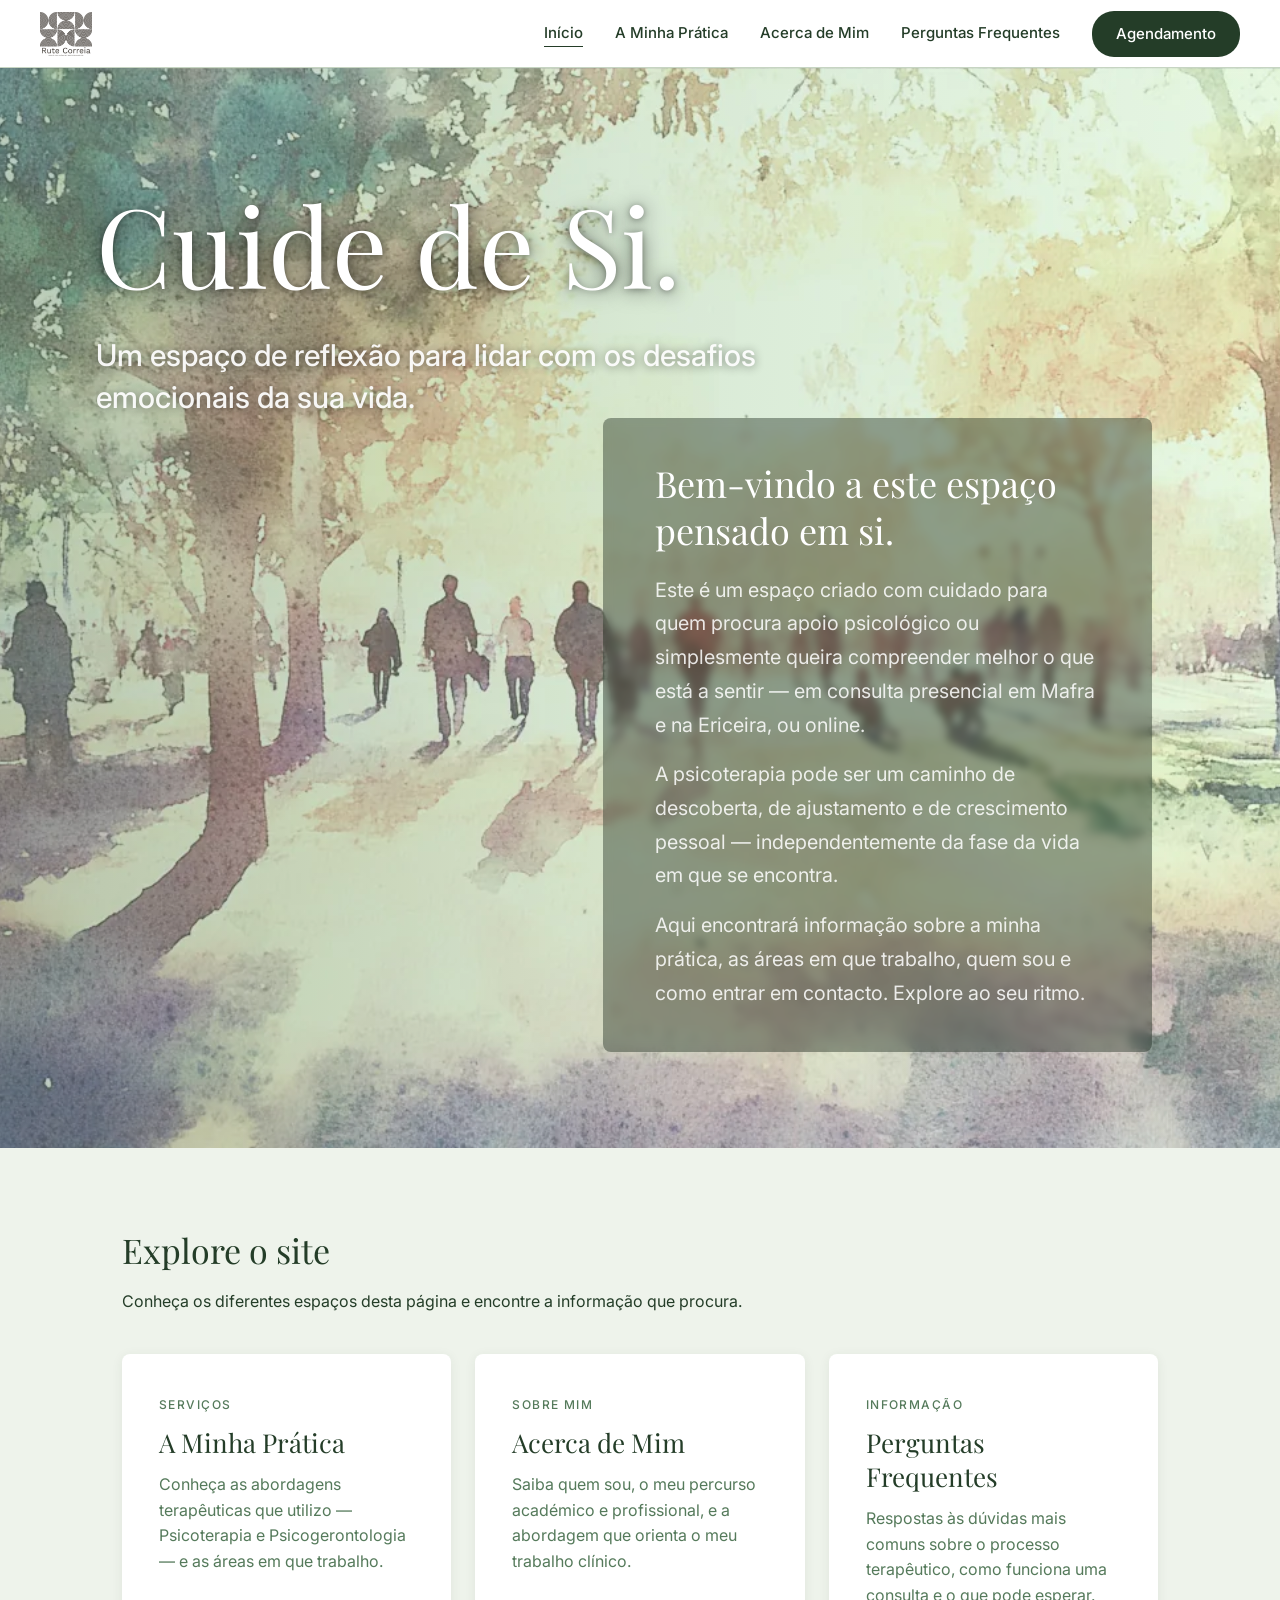
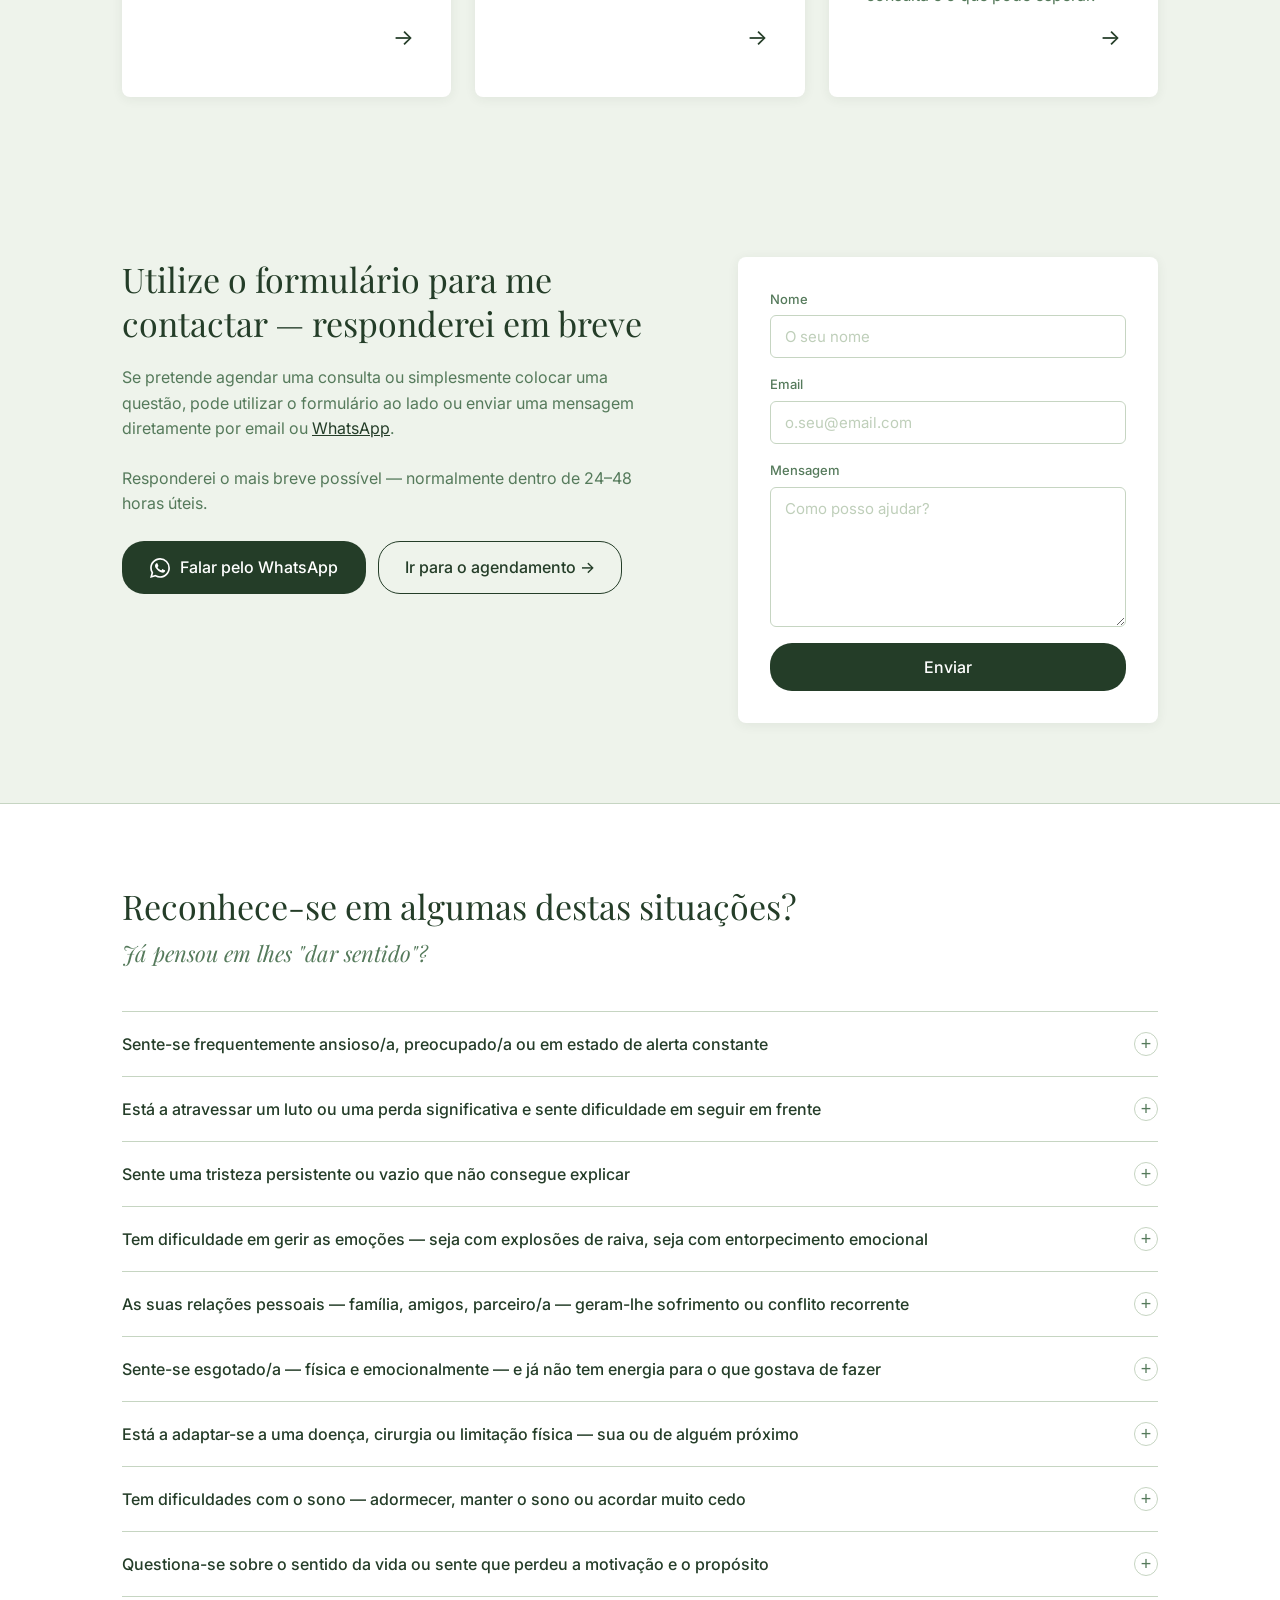
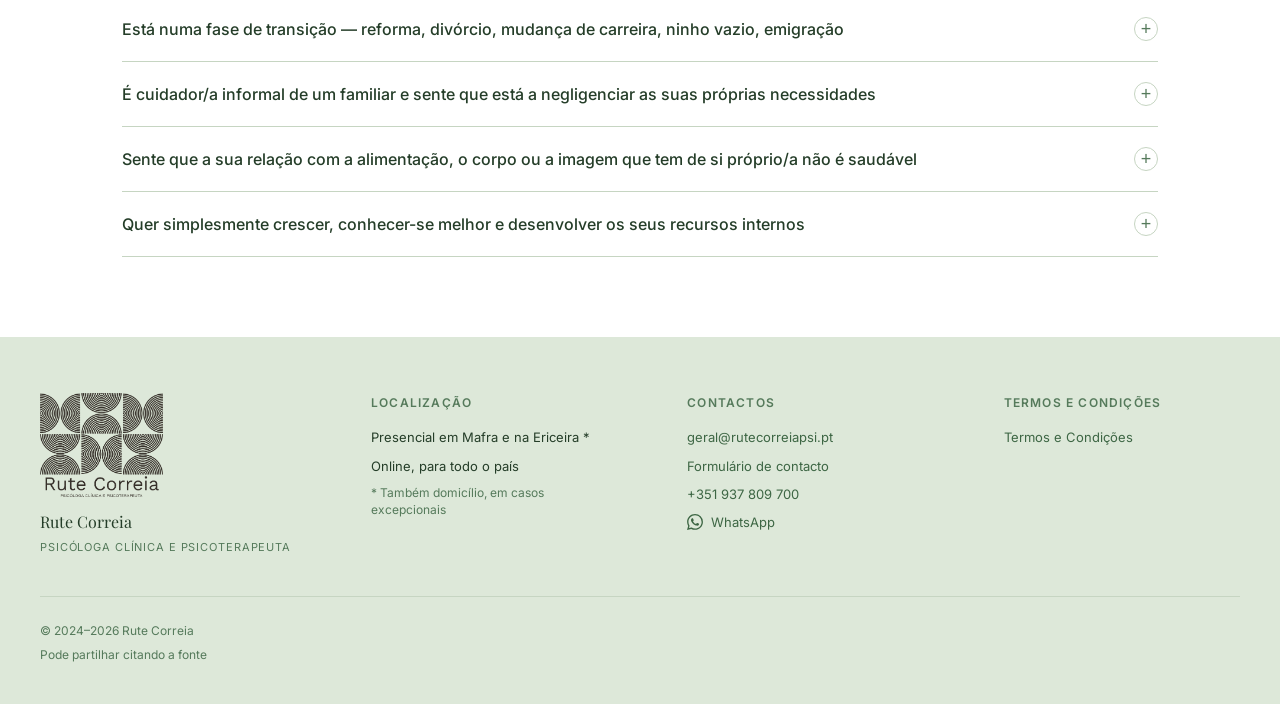
<file: index.html>
<!DOCTYPE html>
<html lang="pt">
<head>
  <meta charset="UTF-8" />
  <meta name="viewport" content="width=device-width, initial-scale=1.0" />
  <title>Rute Correia — Psicóloga Clínica e Psicoterapeuta em Mafra</title>
  <meta name="description" content="Psicóloga clínica e psicoterapeuta em Mafra e na Ericeira. Consultas presenciais e online para todo o país. Psicoterapia e Psicogerontologia para adolescentes, adultos e adultos mais velhos." />
  <link rel="stylesheet" href="css/styles.css" />
  <link rel="icon" type="image/svg+xml" href="assets/favicon.svg" />
<link rel="canonical" href="https://www.rutecorreiapsi.pt/" />
<meta property="og:type" content="website" />
<meta property="og:site_name" content="Rute Correia Psi" />
<meta property="og:title" content="Rute Correia — Psicóloga Clínica e Psicoterapeuta em Mafra" />
<meta property="og:description" content="Psicóloga clínica e psicoterapeuta em Mafra e na Ericeira. Consultas presenciais e online para todo o país. Psicoterapia e Psicogerontologia para adolescentes, adultos e adultos mais velhos." />
<meta property="og:url" content="https://www.rutecorreiapsi.pt/" />
<meta property="og:image" content="https://www.rutecorreiapsi.pt/assets/logo.png" />
<meta property="og:locale" content="pt_PT" />
<meta name="twitter:card" content="summary" />
<script type="application/ld+json">{"@context": "https://schema.org", "@type": "Psychologist", "@id": "https://www.rutecorreiapsi.pt/#practice", "name": "Rute Correia — Psicóloga Clínica e Psicoterapeuta", "url": "https://www.rutecorreiapsi.pt/", "email": "geral@rutecorreiapsi.pt", "telephone": "+351937809700", "image": "https://www.rutecorreiapsi.pt/assets/logo.png", "description": "Psicóloga clínica e psicoterapeuta em Mafra e na Ericeira. Consultas presenciais e online para todo o país. Psicoterapia e Psicogerontologia para adolescentes, adultos e adultos mais velhos.", "address": {"@type": "PostalAddress", "streetAddress": "Praceta Joaquim Conceição Gomes 3B", "postalCode": "2640-493", "addressLocality": "Mafra", "addressRegion": "Lisboa", "addressCountry": "PT"}, "hasMap": "https://maps.google.com/?cid=16867187189964043167", "sameAs": ["https://maps.google.com/?cid=16867187189964043167"], "areaServed": [{"@type": "City", "name": "Mafra"}, {"@type": "City", "name": "Ericeira"}, {"@type": "Country", "name": "Portugal"}], "availableLanguage": ["pt-PT", "es"], "knowsAbout": ["Psicoterapia", "Psicogerontologia", "Psicologia clínica"], "priceRange": "$$", "founder": {"@type": "Person", "name": "Rute Correia", "jobTitle": "Psicóloga Clínica e Psicoterapeuta"}}</script>
</head>
<body>

  <!-- ── Navigation ── -->
  <nav class="navbar" role="navigation" aria-label="Navegação principal">
    <div class="navbar__inner">
      <a href="index.html" class="navbar__logo" aria-label="Rute Correia — Início">
        <img src="assets/logo.png" alt="Rute Correia Psi" />
      </a>
      <div class="navbar__nav" id="desktop-nav">
        <a href="index.html"    class="navbar__link" data-page="index.html">Início</a>
        <a href="pratica.html"  class="navbar__link" data-page="pratica.html">A Minha Prática</a>
        <a href="eu.html"       class="navbar__link" data-page="eu.html">Acerca de Mim</a>
        <a href="faqs.html"     class="navbar__link" data-page="faqs.html">Perguntas Frequentes</a>
        <a href="contacto.html" class="btn btn-primary" style="font-size:15px;padding:11px 24px;">Agendamento</a>
      </div>
      <button class="navbar__burger" id="burger" aria-expanded="false" aria-label="Menu">
        <span></span><span></span><span></span>
      </button>
    </div>
  </nav>

  <div class="navbar__mobile" id="mobile-nav">
    <a href="index.html"    class="navbar__link">Início</a>
    <a href="pratica.html"  class="navbar__link">A Minha Prática</a>
    <a href="eu.html"       class="navbar__link">Acerca de Mim</a>
    <a href="faqs.html"     class="navbar__link">Perguntas Frequentes</a>
    <a href="contacto.html" class="btn btn-primary" style="width:fit-content;">Agendamento</a>
  </div>

  <!-- ── Hero ── -->
  <section class="hero hero--home" aria-label="Cabeçalho">
    <div class="hero__content">

      <!-- Title block — upper left, ~1/3 height -->
      <div class="hero__title-block">
        <h1>Cuide<br class="mobile-br" /> de Si.</h1>
        <p class="hero__subtitle">Um espaço de reflexão para lidar com os desafios emocionais da sua vida.</p>
      </div>

      <!-- Welcome block — bottom right quadrant -->
      <div class="hero__bottom-row">
        <div class="hero__welcome-block">
          <h2>Bem-vindo a este espaço pensado em si.</h2>
          <p>Este é um espaço criado com cuidado para quem procura apoio psicológico ou simplesmente queira compreender melhor o que está a sentir — em consulta presencial em Mafra e na Ericeira, ou online.</p>
          <p>A psicoterapia pode ser um caminho de descoberta, de ajustamento e de crescimento pessoal — independentemente da fase da vida em que se encontra.</p>
          <p>Aqui encontrará informação sobre a minha prática, as áreas em que trabalho, quem sou e como entrar em contacto. Explore ao seu ritmo.</p>
        </div>
      </div>

    </div>
  </section>

  <!-- ── Explore o site ── -->
  <section class="section section--warm">
    <div class="container">
      <div class="section-header">
        <h2>Explore o site</h2>
        <p>Conheça os diferentes espaços desta página e encontre a informação que procura.</p>
      </div>
      <div class="explore-grid">
        <a href="pratica.html" class="explore-card">
          <span class="explore-card__label">Serviços</span>
          <span class="explore-card__title">A Minha Prática</span>
          <span class="explore-card__desc">Conheça as abordagens terapêuticas que utilizo — Psicoterapia e Psicogerontologia — e as áreas em que trabalho.</span>
          <span class="explore-card__arrow">→</span>
        </a>
        <a href="eu.html" class="explore-card">
          <span class="explore-card__label">Sobre mim</span>
          <span class="explore-card__title">Acerca de Mim</span>
          <span class="explore-card__desc">Saiba quem sou, o meu percurso académico e profissional, e a abordagem que orienta o meu trabalho clínico.</span>
          <span class="explore-card__arrow">→</span>
        </a>
        <a href="faqs.html" class="explore-card">
          <span class="explore-card__label">Informação</span>
          <span class="explore-card__title">Perguntas Frequentes</span>
          <span class="explore-card__desc">Respostas às dúvidas mais comuns sobre o processo terapêutico, como funciona uma consulta e o que pode esperar.</span>
          <span class="explore-card__arrow">→</span>
        </a>
      </div>
    </div>
  </section>

  <!-- ── Contact Teaser ── -->
  <section class="contact-teaser">
    <div class="container">
      <div class="contact-teaser__grid">
        <div>
          <h2>Utilize o formulário para me contactar — responderei em breve</h2>
          <p>Se pretende agendar uma consulta ou simplesmente colocar uma questão, pode utilizar o formulário ao lado ou enviar uma mensagem diretamente por email ou <a href="https://wa.me/351937809700" style="color:var(--primary);text-decoration:underline;" target="_blank" rel="noopener">WhatsApp</a>.</p>
          <p>Responderei o mais breve possível — normalmente dentro de 24–48 horas úteis.</p>
          <div class="cta-row">
            <a href="https://wa.me/351937809700?text=Ol%C3%A1%2C%20gostaria%20de%20obter%20informa%C3%A7%C3%B5es%20sobre%20consultas." class="btn btn-whatsapp" target="_blank" rel="noopener"><svg viewBox="0 0 24 24" aria-hidden="true" focusable="false"><path d="M17.472 14.382c-.297-.149-1.758-.867-2.03-.967-.273-.099-.471-.148-.67.15-.197.297-.767.966-.94 1.164-.173.199-.347.223-.644.075-.297-.15-1.255-.463-2.39-1.475-.883-.788-1.48-1.761-1.653-2.059-.173-.297-.018-.458.13-.606.134-.133.298-.347.446-.52.149-.174.198-.298.298-.497.099-.198.05-.371-.025-.52-.075-.149-.669-1.612-.916-2.207-.242-.579-.487-.5-.669-.51-.173-.008-.371-.01-.57-.01-.198 0-.52.074-.792.372-.272.297-1.04 1.016-1.04 2.479 0 1.462 1.065 2.875 1.213 3.074.149.198 2.096 3.2 5.077 4.487.709.306 1.262.489 1.694.625.712.227 1.36.195 1.871.118.571-.085 1.758-.719 2.006-1.413.248-.694.248-1.289.173-1.413-.074-.124-.272-.198-.57-.347m-5.421 7.403h-.004a9.87 9.87 0 01-5.031-1.378l-.361-.214-3.741.982.998-3.648-.235-.374a9.860 9.860 0 01-1.510-5.260c.001-5.450 4.436-9.884 9.888-9.884 2.640 0 5.122 1.030 6.988 2.898a9.825 9.825 0 012.893 6.994c-.003 5.450-4.437 9.884-9.885 9.884m8.413-18.297A11.815 11.815 0 0012.050 0C5.495 0 .160 5.335.157 11.892c0 2.096.547 4.142 1.588 5.945L.057 24l6.305-1.654a11.882 11.882 0 005.683 1.448h.005c6.554 0 11.890-5.335 11.893-11.893a11.821 11.821 0 00-3.480-8.413Z"/></svg><span>Falar pelo WhatsApp</span></a>
            <a href="contacto.html" class="btn btn-secondary">Ir para o agendamento →</a>
          </div>
        </div>
        <div class="card">
          <form id="contact-form" novalidate>
            <div class="form-group">
              <label for="home-nome">Nome</label>
              <input type="text" id="home-nome" name="nome" placeholder="O seu nome" required />
            </div>
            <div class="form-group">
              <label for="home-email">Email</label>
              <input type="email" id="home-email" name="email" placeholder="o.seu@email.com" required />
            </div>
            <div class="form-group">
              <label for="home-msg">Mensagem</label>
              <textarea id="home-msg" name="mensagem" placeholder="Como posso ajudar?" required></textarea>
            </div>
            <button type="submit" class="btn btn-primary" style="width:100%;">Enviar</button>
          </form>
        </div>
      </div>
    </div>
  </section>

  <div class="divider"></div>

  <!-- ── Situations Accordion ── -->
  <section class="situations-section">
    <div class="container">
      <h2>Reconhece-se em algumas destas situações?</h2>
      <p class="subtitle">Já pensou em lhes "dar sentido"?</p>

      <div class="accordion" role="list">

        <div class="accordion-item" role="listitem">
          <button class="accordion-btn" aria-expanded="false">
            <span class="accordion-btn__text">Sente-se frequentemente ansioso/a, preocupado/a ou em estado de alerta constante</span>
            <span class="accordion-btn__icon" aria-hidden="true">+</span>
          </button>
          <div class="accordion-body" role="region">
            <div class="accordion-body__inner">
              <p>A ansiedade é uma resposta natural do organismo perante situações percebidas como ameaçadoras. Quando se torna persistente ou desproporcional, pode interferir significativamente com a qualidade de vida. A psicoterapia pode ajudar a compreender as suas origens e a desenvolver estratégias para a gerir de forma mais ajustada.</p>
            </div>
          </div>
        </div>

        <div class="accordion-item" role="listitem">
          <button class="accordion-btn" aria-expanded="false">
            <span class="accordion-btn__text">Está a atravessar um luto ou uma perda significativa e sente dificuldade em seguir em frente</span>
            <span class="accordion-btn__icon" aria-hidden="true">+</span>
          </button>
          <div class="accordion-body" role="region">
            <div class="accordion-body__inner">
              <p>O luto é um processo natural de adaptação à perda — seja de uma pessoa, de um relacionamento, de uma fase de vida ou de uma identidade. Cada pessoa vive o luto de forma única e ao seu próprio ritmo. O acompanhamento psicoterapêutico pode oferecer um espaço seguro para processar essa experiência.</p>
            </div>
          </div>
        </div>

        <div class="accordion-item" role="listitem">
          <button class="accordion-btn" aria-expanded="false">
            <span class="accordion-btn__text">Sente uma tristeza persistente ou vazio que não consegue explicar</span>
            <span class="accordion-btn__icon" aria-hidden="true">+</span>
          </button>
          <div class="accordion-body" role="region">
            <div class="accordion-body__inner">
              <p>Sentimentos prolongados de tristeza, desânimo ou vazio podem ser sinais de que algo precisa de atenção. Não é necessário ter uma razão "suficientemente grande" para procurar apoio — o que sente é suficiente razão em si mesmo.</p>
            </div>
          </div>
        </div>

        <div class="accordion-item" role="listitem">
          <button class="accordion-btn" aria-expanded="false">
            <span class="accordion-btn__text">Tem dificuldade em gerir as emoções — seja com explosões de raiva, seja com entorpecimento emocional</span>
            <span class="accordion-btn__icon" aria-hidden="true">+</span>
          </button>
          <div class="accordion-body" role="region">
            <div class="accordion-body__inner">
              <p>A regulação emocional é uma competência que pode ser desenvolvida. Seja porque sente que as emoções "transbordam" com facilidade, seja porque tem dificuldade em sentir ou nomear o que experiencia interiormente, a psicoterapia pode ser um espaço de aprendizagem e de ajustamento emocional.</p>
            </div>
          </div>
        </div>

        <div class="accordion-item" role="listitem">
          <button class="accordion-btn" aria-expanded="false">
            <span class="accordion-btn__text">As suas relações pessoais — família, amigos, parceiro/a — geram-lhe sofrimento ou conflito recorrente</span>
            <span class="accordion-btn__icon" aria-hidden="true">+</span>
          </button>
          <div class="accordion-body" role="region">
            <div class="accordion-body__inner">
              <p>As relações interpessoais são frequentemente fonte de grande significado, mas também de sofrimento. Dificuldades de comunicação, padrões relacionais repetitivos, conflitos não resolvidos ou isolamento podem beneficiar de um olhar terapêutico que ajude a compreender e a transformar esses padrões.</p>
            </div>
          </div>
        </div>

        <div class="accordion-item" role="listitem">
          <button class="accordion-btn" aria-expanded="false">
            <span class="accordion-btn__text">Sente-se esgotado/a — física e emocionalmente — e já não tem energia para o que gostava de fazer</span>
            <span class="accordion-btn__icon" aria-hidden="true">+</span>
          </button>
          <div class="accordion-body" role="region">
            <div class="accordion-body__inner">
              <p>O esgotamento emocional — muitas vezes associado ao burnout — pode instalar-se de forma gradual e dificultar o funcionamento em múltiplas áreas da vida. Reconhecê-lo é o primeiro passo. O acompanhamento terapêutico pode apoiar o processo de recuperação e de reorganização das prioridades.</p>
            </div>
          </div>
        </div>

        <div class="accordion-item" role="listitem">
          <button class="accordion-btn" aria-expanded="false">
            <span class="accordion-btn__text">Está a adaptar-se a uma doença, cirurgia ou limitação física — sua ou de alguém próximo</span>
            <span class="accordion-btn__icon" aria-hidden="true">+</span>
          </button>
          <div class="accordion-body" role="region">
            <div class="accordion-body__inner">
              <p>Receber um diagnóstico, enfrentar uma cirurgia ou adaptar-se a uma condição crónica implica um processo de ajustamento que vai muito além do físico. O impacto emocional é real e merece atenção. A psicoterapia pode ser um apoio importante neste processo.</p>
            </div>
          </div>
        </div>

        <div class="accordion-item" role="listitem">
          <button class="accordion-btn" aria-expanded="false">
            <span class="accordion-btn__text">Tem dificuldades com o sono — adormecer, manter o sono ou acordar muito cedo</span>
            <span class="accordion-btn__icon" aria-hidden="true">+</span>
          </button>
          <div class="accordion-body" role="region">
            <div class="accordion-body__inner">
              <p>Os problemas de sono têm frequentemente uma dimensão emocional e psicológica. Preocupações recorrentes, pensamentos intrusivos à noite ou um estado de ativação constante podem ser trabalhados terapeuticamente, muitas vezes com resultados significativos na qualidade do descanso.</p>
            </div>
          </div>
        </div>

        <div class="accordion-item" role="listitem">
          <button class="accordion-btn" aria-expanded="false">
            <span class="accordion-btn__text">Questiona-se sobre o sentido da vida ou sente que perdeu a motivação e o propósito</span>
            <span class="accordion-btn__icon" aria-hidden="true">+</span>
          </button>
          <div class="accordion-body" role="region">
            <div class="accordion-body__inner">
              <p>Questionar o sentido das coisas é profundamente humano. Quando essa questão se torna perturbadora ou paralisa, o espaço terapêutico pode oferecer um lugar para a explorar com segurança e sem julgamento.</p>
            </div>
          </div>
        </div>

        <div class="accordion-item" role="listitem">
          <button class="accordion-btn" aria-expanded="false">
            <span class="accordion-btn__text">Está numa fase de transição — reforma, divórcio, mudança de carreira, ninho vazio, emigração</span>
            <span class="accordion-btn__icon" aria-hidden="true">+</span>
          </button>
          <div class="accordion-body" role="region">
            <div class="accordion-body__inner">
              <p>As grandes transições de vida, mesmo quando desejadas, implicam perdas e reajustamentos identitários. Ter apoio durante essas fases pode fazer uma diferença significativa no modo como as atravessamos e no que construímos a seguir.</p>
            </div>
          </div>
        </div>

        <div class="accordion-item" role="listitem">
          <button class="accordion-btn" aria-expanded="false">
            <span class="accordion-btn__text">É cuidador/a informal de um familiar e sente que está a negligenciar as suas próprias necessidades</span>
            <span class="accordion-btn__icon" aria-hidden="true">+</span>
          </button>
          <div class="accordion-body" role="region">
            <div class="accordion-body__inner">
              <p>Cuidar de outrem é um ato profundo de amor e dedicação — mas tem custos. O esgotamento do cuidador é uma realidade frequentemente silenciada. Cuidar de si não é egoísmo: é condição para poder continuar a cuidar de quem ama.</p>
            </div>
          </div>
        </div>

        <div class="accordion-item" role="listitem">
          <button class="accordion-btn" aria-expanded="false">
            <span class="accordion-btn__text">Sente que a sua relação com a alimentação, o corpo ou a imagem que tem de si próprio/a não é saudável</span>
            <span class="accordion-btn__icon" aria-hidden="true">+</span>
          </button>
          <div class="accordion-body" role="region">
            <div class="accordion-body__inner">
              <p>A relação com o corpo e com a alimentação é complexa e carregada de significado emocional. Dificuldades nesta área merecem atenção cuidadosa e um acompanhamento ajustado, sem julgamento e com genuíno respeito pela sua experiência.</p>
            </div>
          </div>
        </div>

        <div class="accordion-item" role="listitem">
          <button class="accordion-btn" aria-expanded="false">
            <span class="accordion-btn__text">Quer simplesmente crescer, conhecer-se melhor e desenvolver os seus recursos internos</span>
            <span class="accordion-btn__icon" aria-hidden="true">+</span>
          </button>
          <div class="accordion-body" role="region">
            <div class="accordion-body__inner">
              <p>Não é necessário estar em sofrimento agudo para beneficiar da psicoterapia. Muitas pessoas procuram este espaço como um investimento no seu desenvolvimento pessoal — para se conhecerem melhor, tomarem decisões mais conscientes ou simplesmente viverem de forma mais plena.</p>
            </div>
          </div>
        </div>

      </div><!-- /accordion -->
    </div>
  </section>

  <!-- ── Footer ── -->
  <footer class="footer" role="contentinfo">
    <div class="container">
      <div class="footer__inner">
        <div class="footer__brand">
          <img src="assets/logo.png" alt="Rute Correia Psi" class="footer__logo" />
          <p class="footer__brand-name">Rute Correia</p>
          <p class="footer__brand-sub">Psicóloga clínica e psicoterapeuta</p>
        </div>
        <div class="footer__col">
          <p class="footer__col-title">Localização</p>
          <ul>
            <li>Presencial em Mafra e na Ericeira *</li>
            <li>Online, para todo o país</li>
            <li style="color:var(--secondary-text);font-size:12px;">* Também domicílio, em casos excepcionais</li>
          </ul>
        </div>
        <div class="footer__col">
          <p class="footer__col-title">Contactos</p>
          <ul>
            <li><a href="mailto:geral@rutecorreiapsi.pt">geral@rutecorreiapsi.pt</a></li>
            <li><a href="contacto.html">Formulário de contacto</a></li>
            <li><a href="tel:+351937809700">+351 937 809 700</a></li>
            <li><a href="https://wa.me/351937809700?text=Ol%C3%A1%2C%20gostaria%20de%20obter%20informa%C3%A7%C3%B5es%20sobre%20consultas." class="footer__wa" target="_blank" rel="noopener"><svg viewBox="0 0 24 24" aria-hidden="true" focusable="false"><path d="M17.472 14.382c-.297-.149-1.758-.867-2.03-.967-.273-.099-.471-.148-.67.15-.197.297-.767.966-.94 1.164-.173.199-.347.223-.644.075-.297-.15-1.255-.463-2.39-1.475-.883-.788-1.48-1.761-1.653-2.059-.173-.297-.018-.458.13-.606.134-.133.298-.347.446-.52.149-.174.198-.298.298-.497.099-.198.05-.371-.025-.52-.075-.149-.669-1.612-.916-2.207-.242-.579-.487-.5-.669-.51-.173-.008-.371-.01-.57-.01-.198 0-.52.074-.792.372-.272.297-1.04 1.016-1.04 2.479 0 1.462 1.065 2.875 1.213 3.074.149.198 2.096 3.2 5.077 4.487.709.306 1.262.489 1.694.625.712.227 1.36.195 1.871.118.571-.085 1.758-.719 2.006-1.413.248-.694.248-1.289.173-1.413-.074-.124-.272-.198-.57-.347m-5.421 7.403h-.004a9.87 9.87 0 01-5.031-1.378l-.361-.214-3.741.982.998-3.648-.235-.374a9.860 9.860 0 01-1.510-5.260c.001-5.450 4.436-9.884 9.888-9.884 2.640 0 5.122 1.030 6.988 2.898a9.825 9.825 0 012.893 6.994c-.003 5.450-4.437 9.884-9.885 9.884m8.413-18.297A11.815 11.815 0 0012.050 0C5.495 0 .160 5.335.157 11.892c0 2.096.547 4.142 1.588 5.945L.057 24l6.305-1.654a11.882 11.882 0 005.683 1.448h.005c6.554 0 11.890-5.335 11.893-11.893a11.821 11.821 0 00-3.480-8.413Z"/></svg><span>WhatsApp</span></a></li>
          </ul>
        </div>
        <div class="footer__col">
          <p class="footer__col-title">Termos e Condições</p>
          <ul>
            <li><a href="termos.html">Termos e Condições</a></li>
          </ul>
        </div>
      </div>
      <div class="footer__bottom">
        <p>© 2024–2026 Rute Correia</p>
        <p>Pode partilhar citando a fonte</p>
      </div>
    </div>
  </footer>

  <a href="https://wa.me/351937809700?text=Ol%C3%A1%2C%20gostaria%20de%20obter%20informa%C3%A7%C3%B5es%20sobre%20consultas." class="wa-fab" target="_blank" rel="noopener" aria-label="Falar pelo WhatsApp"><svg viewBox="0 0 24 24" aria-hidden="true" focusable="false"><path d="M17.472 14.382c-.297-.149-1.758-.867-2.03-.967-.273-.099-.471-.148-.67.15-.197.297-.767.966-.94 1.164-.173.199-.347.223-.644.075-.297-.15-1.255-.463-2.39-1.475-.883-.788-1.48-1.761-1.653-2.059-.173-.297-.018-.458.13-.606.134-.133.298-.347.446-.52.149-.174.198-.298.298-.497.099-.198.05-.371-.025-.52-.075-.149-.669-1.612-.916-2.207-.242-.579-.487-.5-.669-.51-.173-.008-.371-.01-.57-.01-.198 0-.52.074-.792.372-.272.297-1.04 1.016-1.04 2.479 0 1.462 1.065 2.875 1.213 3.074.149.198 2.096 3.2 5.077 4.487.709.306 1.262.489 1.694.625.712.227 1.36.195 1.871.118.571-.085 1.758-.719 2.006-1.413.248-.694.248-1.289.173-1.413-.074-.124-.272-.198-.57-.347m-5.421 7.403h-.004a9.87 9.87 0 01-5.031-1.378l-.361-.214-3.741.982.998-3.648-.235-.374a9.860 9.860 0 01-1.510-5.260c.001-5.450 4.436-9.884 9.888-9.884 2.640 0 5.122 1.030 6.988 2.898a9.825 9.825 0 012.893 6.994c-.003 5.450-4.437 9.884-9.885 9.884m8.413-18.297A11.815 11.815 0 0012.050 0C5.495 0 .160 5.335.157 11.892c0 2.096.547 4.142 1.588 5.945L.057 24l6.305-1.654a11.882 11.882 0 005.683 1.448h.005c6.554 0 11.890-5.335 11.893-11.893a11.821 11.821 0 00-3.480-8.413Z"/></svg></a>

  <script src="js/main.js"></script>
</body>
</html>
</file>
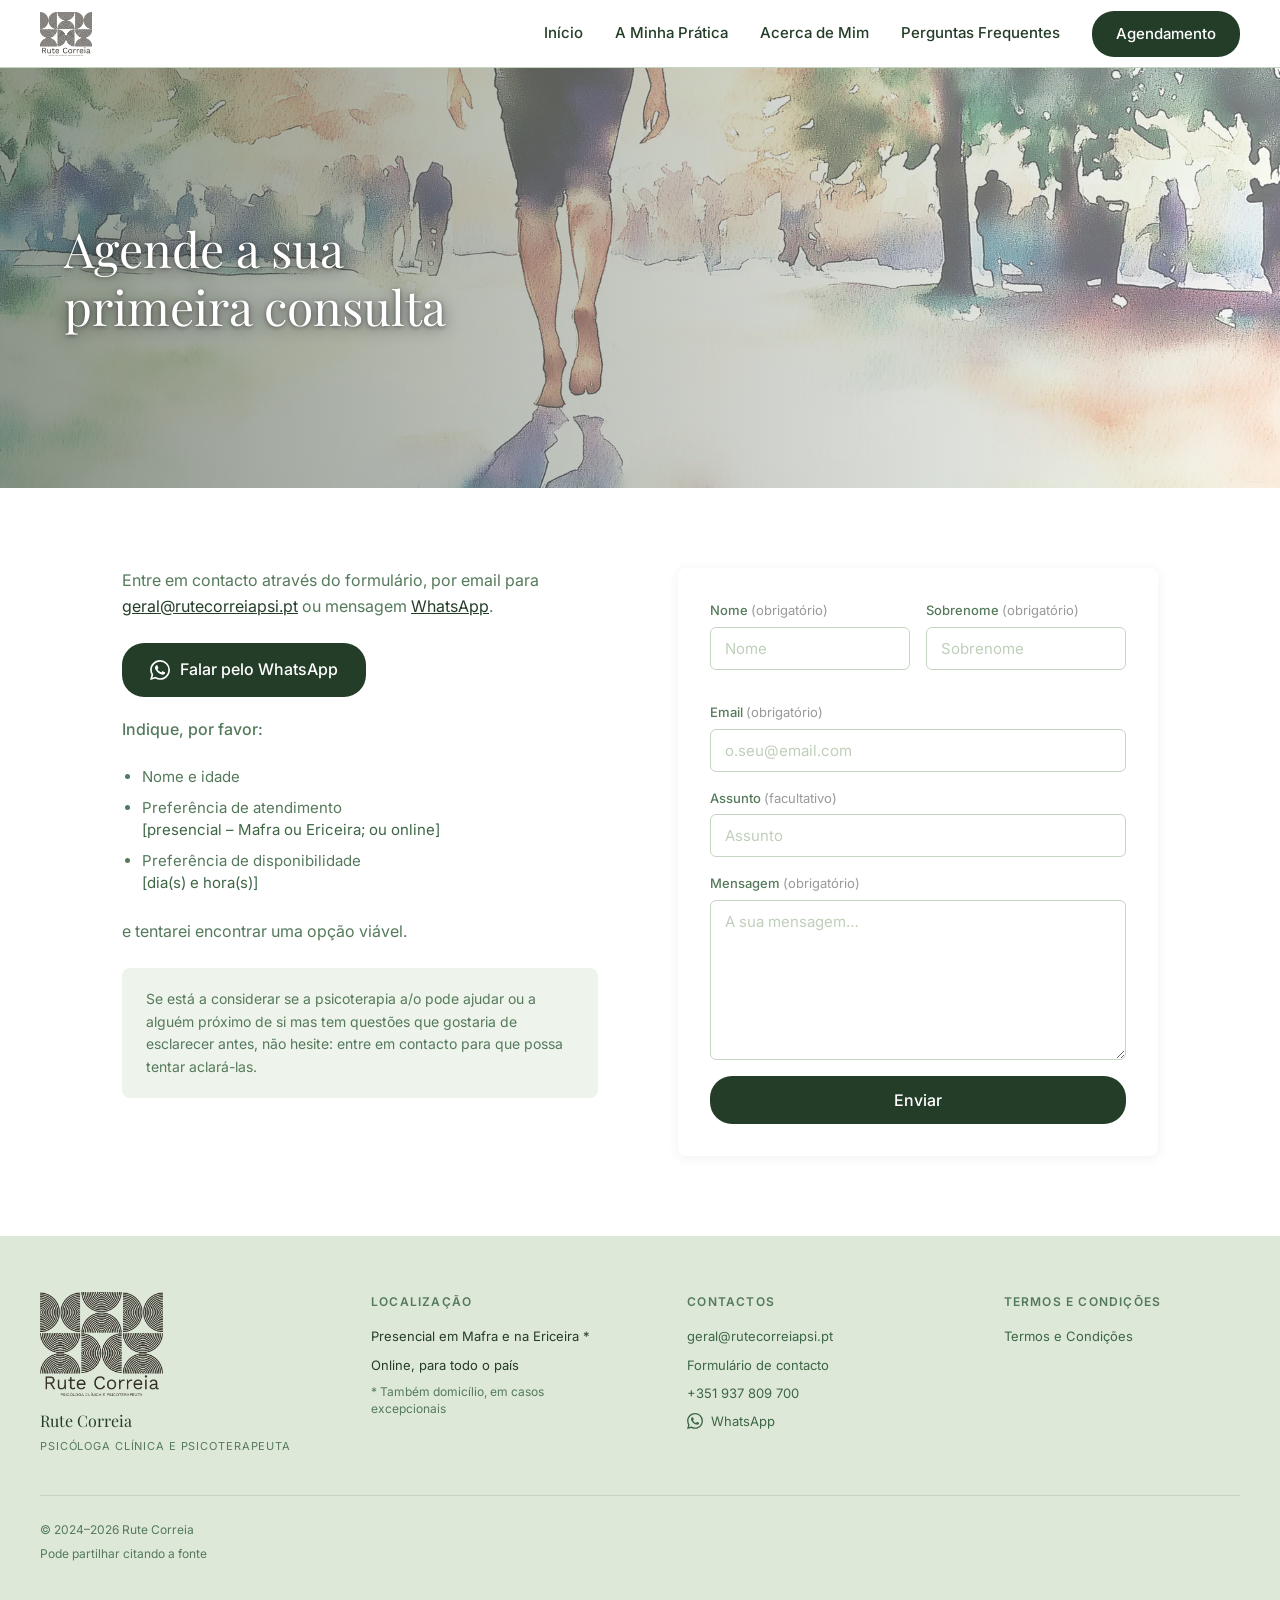
<file: contacto.html>
<!DOCTYPE html>
<html lang="pt">
<head>
  <meta charset="UTF-8" />
  <meta name="viewport" content="width=device-width, initial-scale=1.0" />
  <title>Marcar Consulta de Psicologia em Mafra — Rute Correia Psi</title>
  <meta name="description" content="Marque a sua primeira consulta de psicoterapia. Consultas presenciais em Mafra e na Ericeira, e online para todo o país. Contacto por telefone, WhatsApp ou email." />
  <link rel="stylesheet" href="css/styles.css" />
  <link rel="icon" type="image/svg+xml" href="assets/favicon.svg" />
<link rel="canonical" href="https://www.rutecorreiapsi.pt/contacto.html" />
<meta property="og:type" content="website" />
<meta property="og:site_name" content="Rute Correia Psi" />
<meta property="og:title" content="Marcar Consulta de Psicologia em Mafra — Rute Correia Psi" />
<meta property="og:description" content="Marque a sua primeira consulta de psicoterapia. Consultas presenciais em Mafra e na Ericeira, e online para todo o país. Contacto por telefone, WhatsApp ou email." />
<meta property="og:url" content="https://www.rutecorreiapsi.pt/contacto.html" />
<meta property="og:image" content="https://www.rutecorreiapsi.pt/assets/logo.png" />
<meta property="og:locale" content="pt_PT" />
<meta name="twitter:card" content="summary" />
<script type="application/ld+json">{"@context": "https://schema.org", "@type": "Psychologist", "@id": "https://www.rutecorreiapsi.pt/#practice", "name": "Rute Correia — Psicóloga Clínica e Psicoterapeuta", "url": "https://www.rutecorreiapsi.pt/", "email": "geral@rutecorreiapsi.pt", "telephone": "+351937809700", "image": "https://www.rutecorreiapsi.pt/assets/logo.png", "description": "Psicóloga clínica e psicoterapeuta em Mafra e na Ericeira. Consultas presenciais e online para todo o país. Psicoterapia e Psicogerontologia para adolescentes, adultos e adultos mais velhos.", "address": {"@type": "PostalAddress", "streetAddress": "Praceta Joaquim Conceição Gomes 3B", "postalCode": "2640-493", "addressLocality": "Mafra", "addressRegion": "Lisboa", "addressCountry": "PT"}, "hasMap": "https://maps.google.com/?cid=16867187189964043167", "sameAs": ["https://maps.google.com/?cid=16867187189964043167"], "areaServed": [{"@type": "City", "name": "Mafra"}, {"@type": "City", "name": "Ericeira"}, {"@type": "Country", "name": "Portugal"}], "availableLanguage": ["pt-PT", "es"], "knowsAbout": ["Psicoterapia", "Psicogerontologia", "Psicologia clínica"], "priceRange": "$$", "founder": {"@type": "Person", "name": "Rute Correia", "jobTitle": "Psicóloga Clínica e Psicoterapeuta"}}</script>
</head>
<body>

  <!-- ── Navigation ── -->
  <nav class="navbar" role="navigation" aria-label="Navegação principal">
    <div class="navbar__inner">
      <a href="index.html" class="navbar__logo" aria-label="Rute Correia — Início">
        <img src="assets/logo.png" alt="Rute Correia Psi" />
      </a>
      <div class="navbar__nav" id="desktop-nav">
        <a href="index.html"    class="navbar__link" data-page="index.html">Início</a>
        <a href="pratica.html"  class="navbar__link" data-page="pratica.html">A Minha Prática</a>
        <a href="eu.html"       class="navbar__link" data-page="eu.html">Acerca de Mim</a>
        <a href="faqs.html"     class="navbar__link" data-page="faqs.html">Perguntas Frequentes</a>
        <a href="contacto.html" class="btn btn-primary" style="font-size:15px;padding:11px 24px;">Agendamento</a>
      </div>
      <button class="navbar__burger" id="burger" aria-expanded="false" aria-label="Menu">
        <span></span><span></span><span></span>
      </button>
    </div>
  </nav>

  <div class="navbar__mobile" id="mobile-nav">
    <a href="index.html"    class="navbar__link">Início</a>
    <a href="pratica.html"  class="navbar__link">A Minha Prática</a>
    <a href="eu.html"       class="navbar__link">Acerca de Mim</a>
    <a href="faqs.html"     class="navbar__link">Perguntas Frequentes</a>
    <a href="contacto.html" class="btn btn-primary" style="width:fit-content;">Agendamento</a>
  </div>

  <!-- ── Hero ── -->
  <section class="hero hero--contacto" aria-label="Agendar consulta">
    <div class="hero__content">
      <h1>Agende a sua<br />primeira consulta</h1>
    </div>
  </section>

  <!-- ── Contacto main ── -->
  <section class="contacto-section">
    <div class="container">
      <div class="contacto-grid">

        <!-- Left: info -->
        <div class="contacto-info">
          <p>Entre em contacto através do formulário, por email para <a href="mailto:geral@rutecorreiapsi.pt" style="color:var(--primary);text-decoration:underline;">geral@rutecorreiapsi.pt</a> ou mensagem <a href="https://wa.me/351937809700" style="color:var(--primary);text-decoration:underline;" target="_blank" rel="noopener">WhatsApp</a>.</p>
          <div class="cta-row">
            <a href="https://wa.me/351937809700?text=Ol%C3%A1%2C%20gostaria%20de%20obter%20informa%C3%A7%C3%B5es%20sobre%20consultas." class="btn btn-whatsapp" target="_blank" rel="noopener"><svg viewBox="0 0 24 24" aria-hidden="true" focusable="false"><path d="M17.472 14.382c-.297-.149-1.758-.867-2.03-.967-.273-.099-.471-.148-.67.15-.197.297-.767.966-.94 1.164-.173.199-.347.223-.644.075-.297-.15-1.255-.463-2.39-1.475-.883-.788-1.48-1.761-1.653-2.059-.173-.297-.018-.458.13-.606.134-.133.298-.347.446-.52.149-.174.198-.298.298-.497.099-.198.05-.371-.025-.52-.075-.149-.669-1.612-.916-2.207-.242-.579-.487-.5-.669-.51-.173-.008-.371-.01-.57-.01-.198 0-.52.074-.792.372-.272.297-1.04 1.016-1.04 2.479 0 1.462 1.065 2.875 1.213 3.074.149.198 2.096 3.2 5.077 4.487.709.306 1.262.489 1.694.625.712.227 1.36.195 1.871.118.571-.085 1.758-.719 2.006-1.413.248-.694.248-1.289.173-1.413-.074-.124-.272-.198-.57-.347m-5.421 7.403h-.004a9.87 9.87 0 01-5.031-1.378l-.361-.214-3.741.982.998-3.648-.235-.374a9.860 9.860 0 01-1.510-5.260c.001-5.450 4.436-9.884 9.888-9.884 2.640 0 5.122 1.030 6.988 2.898a9.825 9.825 0 012.893 6.994c-.003 5.450-4.437 9.884-9.885 9.884m8.413-18.297A11.815 11.815 0 0012.050 0C5.495 0 .160 5.335.157 11.892c0 2.096.547 4.142 1.588 5.945L.057 24l6.305-1.654a11.882 11.882 0 005.683 1.448h.005c6.554 0 11.890-5.335 11.893-11.893a11.821 11.821 0 00-3.480-8.413Z"/></svg><span>Falar pelo WhatsApp</span></a>
          </div>

          <p style="margin-top:20px;font-weight:500;">Indique, por favor:</p>
          <ul class="contacto-list">
            <li>Nome e idade</li>
            <li>Preferência de atendimento<br /><em>[presencial – Mafra ou Ericeira; ou online]</em></li>
            <li>Preferência de disponibilidade<br /><em>[dia(s) e hora(s)]</em></li>
          </ul>

          <p>e tentarei encontrar uma opção viável.</p>

          <div class="contacto-note">
            <p style="margin:0;font-size:14px;color:var(--secondary-text);">Se está a considerar se a psicoterapia a/o pode ajudar ou a alguém próximo de si mas tem questões que gostaria de esclarecer antes, não hesite: entre em contacto para que possa tentar aclará-las.</p>
          </div>
        </div>

        <!-- Right: form -->
        <div class="card">
          <form id="contact-form" novalidate>
            <div class="form-grid">
              <div class="form-group">
                <label for="nome">Nome <span style="color:#999;font-weight:400;">(obrigatório)</span></label>
                <input type="text" id="nome" name="nome" placeholder="Nome" required />
              </div>
              <div class="form-group">
                <label for="sobrenome">Sobrenome <span style="color:#999;font-weight:400;">(obrigatório)</span></label>
                <input type="text" id="sobrenome" name="sobrenome" placeholder="Sobrenome" required />
              </div>
            </div>
            <div class="form-group">
              <label for="email">Email <span style="color:#999;font-weight:400;">(obrigatório)</span></label>
              <input type="email" id="email" name="email" placeholder="o.seu@email.com" required />
            </div>
            <div class="form-group">
              <label for="assunto">Assunto <span style="color:#999;font-weight:400;">(facultativo)</span></label>
              <input type="text" id="assunto" name="assunto" placeholder="Assunto" />
            </div>
            <div class="form-group">
              <label for="mensagem">Mensagem <span style="color:#999;font-weight:400;">(obrigatório)</span></label>
              <textarea id="mensagem" name="mensagem" placeholder="A sua mensagem…" required style="min-height:160px;"></textarea>
            </div>
            <button type="submit" class="btn btn-primary" style="width:100%;">Enviar</button>
          </form>
        </div>

      </div>
    </div>
  </section>

  <!-- ── Footer ── -->
  <footer class="footer" role="contentinfo">
    <div class="container">
      <div class="footer__inner">
        <div class="footer__brand">
          <img src="assets/logo.png" alt="Rute Correia Psi" class="footer__logo" />
          <p class="footer__brand-name">Rute Correia</p>
          <p class="footer__brand-sub">Psicóloga clínica e psicoterapeuta</p>
        </div>
        <div class="footer__col">
          <p class="footer__col-title">Localização</p>
          <ul>
            <li>Presencial em Mafra e na Ericeira *</li>
            <li>Online, para todo o país</li>
            <li style="color:var(--secondary-text);font-size:12px;">* Também domicílio, em casos excepcionais</li>
          </ul>
        </div>
        <div class="footer__col">
          <p class="footer__col-title">Contactos</p>
          <ul>
            <li><a href="mailto:geral@rutecorreiapsi.pt">geral@rutecorreiapsi.pt</a></li>
            <li><a href="contacto.html">Formulário de contacto</a></li>
            <li><a href="tel:+351937809700">+351 937 809 700</a></li>
            <li><a href="https://wa.me/351937809700?text=Ol%C3%A1%2C%20gostaria%20de%20obter%20informa%C3%A7%C3%B5es%20sobre%20consultas." class="footer__wa" target="_blank" rel="noopener"><svg viewBox="0 0 24 24" aria-hidden="true" focusable="false"><path d="M17.472 14.382c-.297-.149-1.758-.867-2.03-.967-.273-.099-.471-.148-.67.15-.197.297-.767.966-.94 1.164-.173.199-.347.223-.644.075-.297-.15-1.255-.463-2.39-1.475-.883-.788-1.48-1.761-1.653-2.059-.173-.297-.018-.458.13-.606.134-.133.298-.347.446-.52.149-.174.198-.298.298-.497.099-.198.05-.371-.025-.52-.075-.149-.669-1.612-.916-2.207-.242-.579-.487-.5-.669-.51-.173-.008-.371-.01-.57-.01-.198 0-.52.074-.792.372-.272.297-1.04 1.016-1.04 2.479 0 1.462 1.065 2.875 1.213 3.074.149.198 2.096 3.2 5.077 4.487.709.306 1.262.489 1.694.625.712.227 1.36.195 1.871.118.571-.085 1.758-.719 2.006-1.413.248-.694.248-1.289.173-1.413-.074-.124-.272-.198-.57-.347m-5.421 7.403h-.004a9.87 9.87 0 01-5.031-1.378l-.361-.214-3.741.982.998-3.648-.235-.374a9.860 9.860 0 01-1.510-5.260c.001-5.450 4.436-9.884 9.888-9.884 2.640 0 5.122 1.030 6.988 2.898a9.825 9.825 0 012.893 6.994c-.003 5.450-4.437 9.884-9.885 9.884m8.413-18.297A11.815 11.815 0 0012.050 0C5.495 0 .160 5.335.157 11.892c0 2.096.547 4.142 1.588 5.945L.057 24l6.305-1.654a11.882 11.882 0 005.683 1.448h.005c6.554 0 11.890-5.335 11.893-11.893a11.821 11.821 0 00-3.480-8.413Z"/></svg><span>WhatsApp</span></a></li>
          </ul>
        </div>
        <div class="footer__col">
          <p class="footer__col-title">Termos e Condições</p>
          <ul>
            <li><a href="termos.html">Termos e Condições</a></li>
          </ul>
        </div>
      </div>
      <div class="footer__bottom">
        <p>© 2024–2026 Rute Correia</p>
        <p>Pode partilhar citando a fonte</p>
      </div>
    </div>
  </footer>

  <a href="https://wa.me/351937809700?text=Ol%C3%A1%2C%20gostaria%20de%20obter%20informa%C3%A7%C3%B5es%20sobre%20consultas." class="wa-fab" target="_blank" rel="noopener" aria-label="Falar pelo WhatsApp"><svg viewBox="0 0 24 24" aria-hidden="true" focusable="false"><path d="M17.472 14.382c-.297-.149-1.758-.867-2.03-.967-.273-.099-.471-.148-.67.15-.197.297-.767.966-.94 1.164-.173.199-.347.223-.644.075-.297-.15-1.255-.463-2.39-1.475-.883-.788-1.48-1.761-1.653-2.059-.173-.297-.018-.458.13-.606.134-.133.298-.347.446-.52.149-.174.198-.298.298-.497.099-.198.05-.371-.025-.52-.075-.149-.669-1.612-.916-2.207-.242-.579-.487-.5-.669-.51-.173-.008-.371-.01-.57-.01-.198 0-.52.074-.792.372-.272.297-1.04 1.016-1.04 2.479 0 1.462 1.065 2.875 1.213 3.074.149.198 2.096 3.2 5.077 4.487.709.306 1.262.489 1.694.625.712.227 1.36.195 1.871.118.571-.085 1.758-.719 2.006-1.413.248-.694.248-1.289.173-1.413-.074-.124-.272-.198-.57-.347m-5.421 7.403h-.004a9.87 9.87 0 01-5.031-1.378l-.361-.214-3.741.982.998-3.648-.235-.374a9.860 9.860 0 01-1.510-5.260c.001-5.450 4.436-9.884 9.888-9.884 2.640 0 5.122 1.030 6.988 2.898a9.825 9.825 0 012.893 6.994c-.003 5.450-4.437 9.884-9.885 9.884m8.413-18.297A11.815 11.815 0 0012.050 0C5.495 0 .160 5.335.157 11.892c0 2.096.547 4.142 1.588 5.945L.057 24l6.305-1.654a11.882 11.882 0 005.683 1.448h.005c6.554 0 11.890-5.335 11.893-11.893a11.821 11.821 0 00-3.480-8.413Z"/></svg></a>

  <script src="js/main.js"></script>
</body>
</html>
</file>
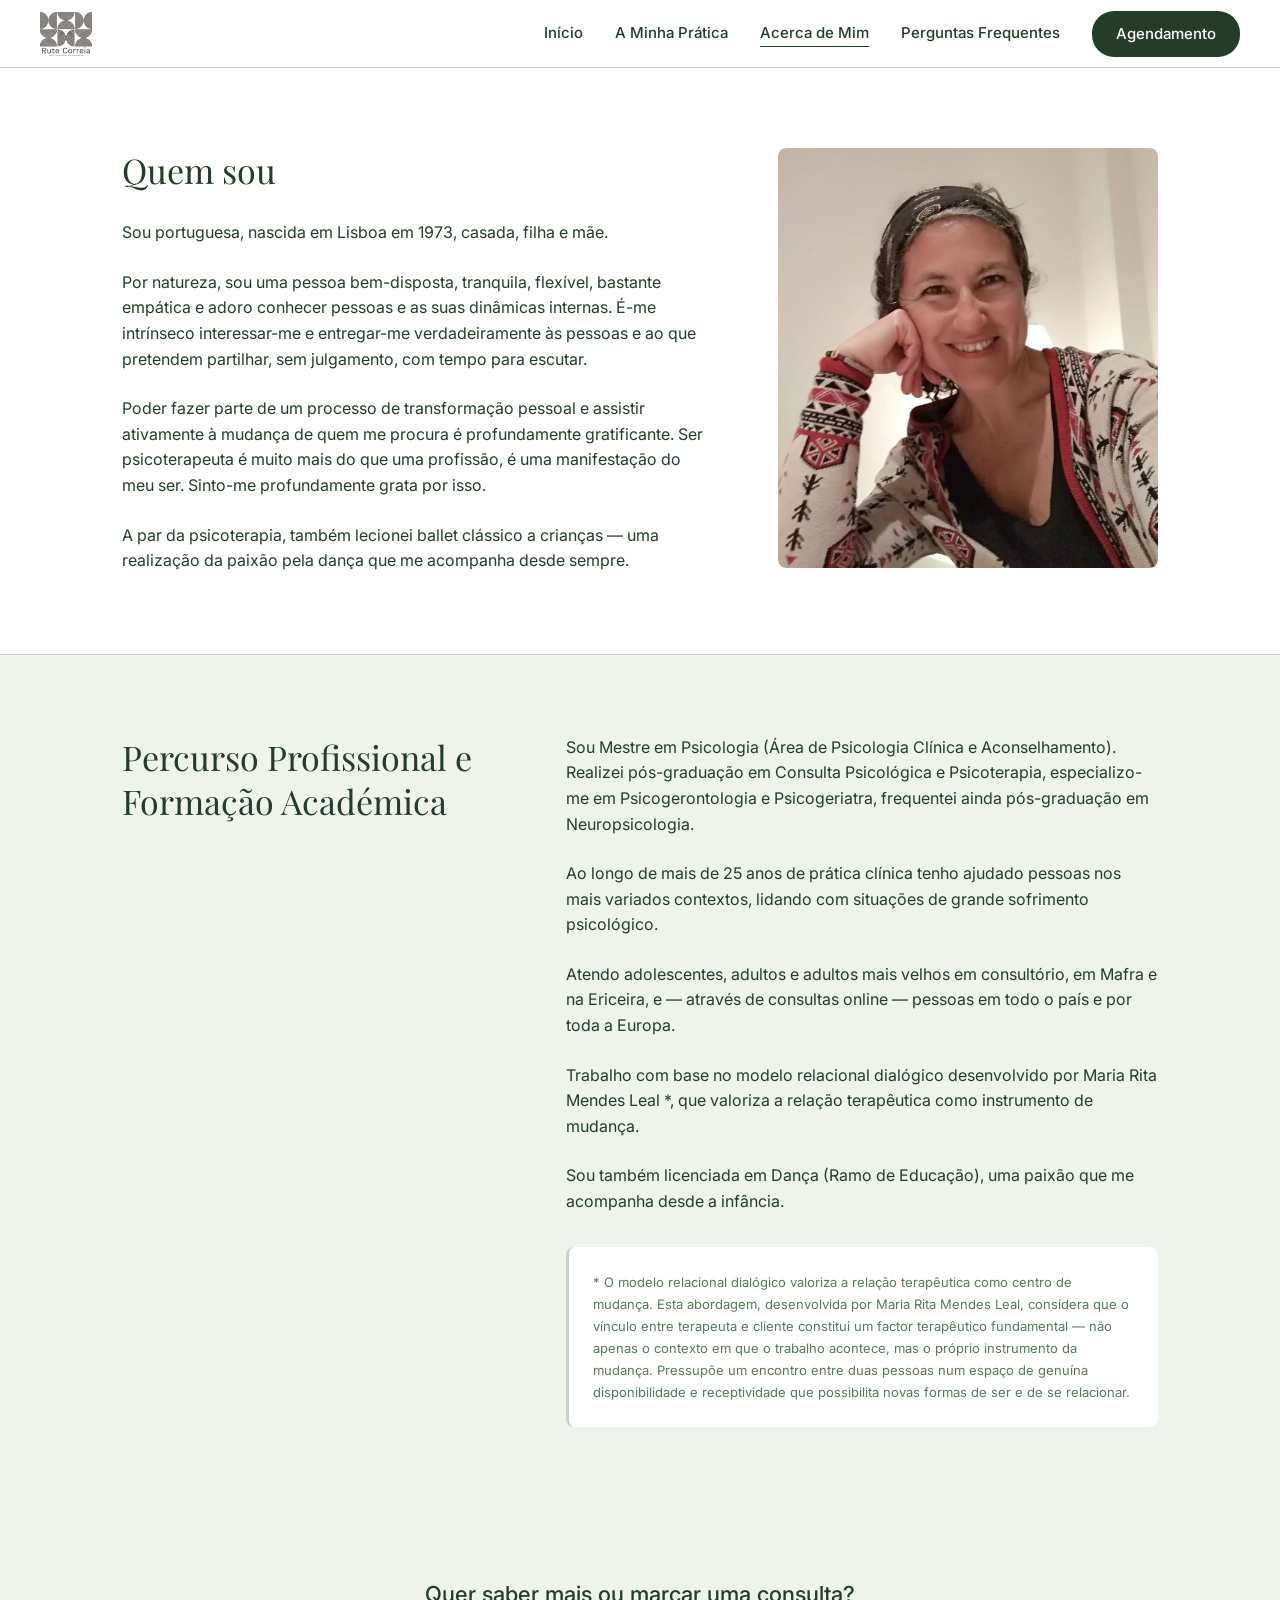
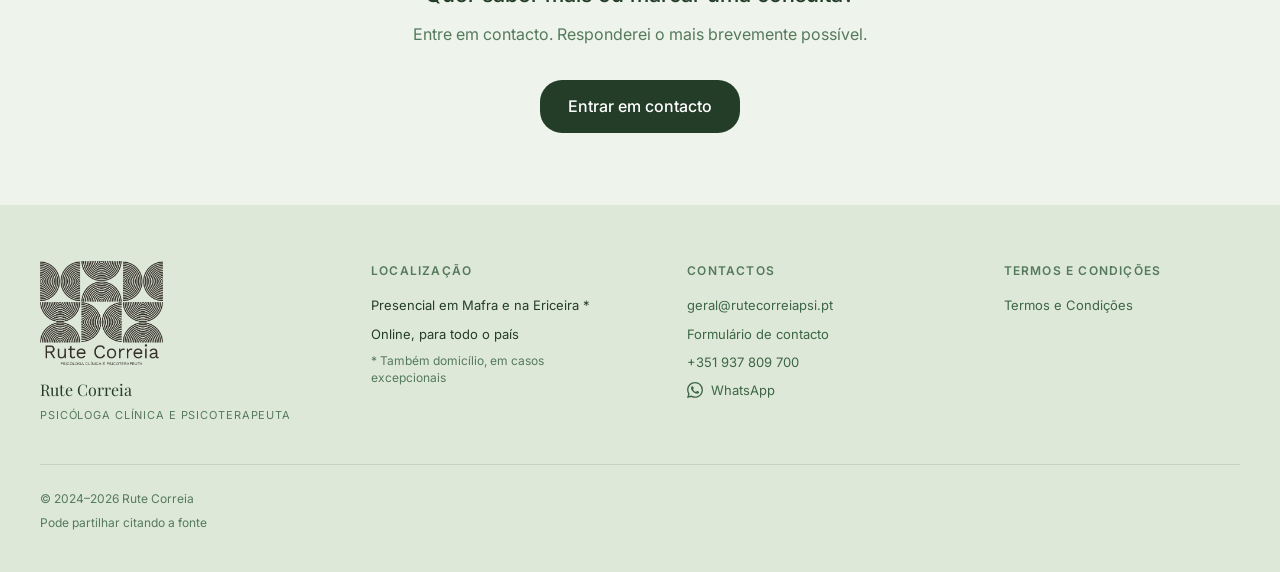
<file: eu.html>
<!DOCTYPE html>
<html lang="pt">
<head>
  <meta charset="UTF-8" />
  <meta name="viewport" content="width=device-width, initial-scale=1.0" />
  <title>Acerca de Mim — Rute Correia Psi</title>
  <meta name="description" content="Quem sou, o meu percurso profissional e a minha formação académica. Psicóloga clínica e psicoterapeuta." />
  <link rel="stylesheet" href="css/styles.css" />
  <link rel="icon" type="image/svg+xml" href="assets/favicon.svg" />
<link rel="canonical" href="https://www.rutecorreiapsi.pt/eu.html" />
<meta property="og:type" content="website" />
<meta property="og:site_name" content="Rute Correia Psi" />
<meta property="og:title" content="Acerca de Mim — Rute Correia Psi" />
<meta property="og:description" content="Quem sou, o meu percurso profissional e a minha formação académica. Psicóloga clínica e psicoterapeuta." />
<meta property="og:url" content="https://www.rutecorreiapsi.pt/eu.html" />
<meta property="og:image" content="https://www.rutecorreiapsi.pt/assets/logo.png" />
<meta property="og:locale" content="pt_PT" />
<meta name="twitter:card" content="summary" />
<script type="application/ld+json">{"@context": "https://schema.org", "@type": "Psychologist", "@id": "https://www.rutecorreiapsi.pt/#practice", "name": "Rute Correia — Psicóloga Clínica e Psicoterapeuta", "url": "https://www.rutecorreiapsi.pt/", "email": "geral@rutecorreiapsi.pt", "telephone": "+351937809700", "image": "https://www.rutecorreiapsi.pt/assets/logo.png", "description": "Psicóloga clínica e psicoterapeuta em Mafra e na Ericeira. Consultas presenciais e online para todo o país. Psicoterapia e Psicogerontologia para adolescentes, adultos e adultos mais velhos.", "address": {"@type": "PostalAddress", "streetAddress": "Praceta Joaquim Conceição Gomes 3B", "postalCode": "2640-493", "addressLocality": "Mafra", "addressRegion": "Lisboa", "addressCountry": "PT"}, "hasMap": "https://maps.google.com/?cid=16867187189964043167", "sameAs": ["https://maps.google.com/?cid=16867187189964043167"], "areaServed": [{"@type": "City", "name": "Mafra"}, {"@type": "City", "name": "Ericeira"}, {"@type": "Country", "name": "Portugal"}], "availableLanguage": ["pt-PT", "es"], "knowsAbout": ["Psicoterapia", "Psicogerontologia", "Psicologia clínica"], "priceRange": "$$", "founder": {"@type": "Person", "name": "Rute Correia", "jobTitle": "Psicóloga Clínica e Psicoterapeuta"}}</script>
</head>
<body>

  <!-- ── Navigation ── -->
  <nav class="navbar" role="navigation" aria-label="Navegação principal">
    <div class="navbar__inner">
      <a href="index.html" class="navbar__logo" aria-label="Rute Correia — Início">
        <img src="assets/logo.png" alt="Rute Correia Psi" />
      </a>
      <div class="navbar__nav" id="desktop-nav">
        <a href="index.html"    class="navbar__link" data-page="index.html">Início</a>
        <a href="pratica.html"  class="navbar__link" data-page="pratica.html">A Minha Prática</a>
        <a href="eu.html"       class="navbar__link" data-page="eu.html">Acerca de Mim</a>
        <a href="faqs.html"     class="navbar__link" data-page="faqs.html">Perguntas Frequentes</a>
        <a href="contacto.html" class="btn btn-primary" style="font-size:15px;padding:11px 24px;">Agendamento</a>
      </div>
      <button class="navbar__burger" id="burger" aria-expanded="false" aria-label="Menu">
        <span></span><span></span><span></span>
      </button>
    </div>
  </nav>

  <div class="navbar__mobile" id="mobile-nav">
    <a href="index.html"    class="navbar__link">Início</a>
    <a href="pratica.html"  class="navbar__link">A Minha Prática</a>
    <a href="eu.html"       class="navbar__link">Acerca de Mim</a>
    <a href="faqs.html"     class="navbar__link">Perguntas Frequentes</a>
    <a href="contacto.html" class="btn btn-primary" style="width:fit-content;">Agendamento</a>
  </div>

  <!-- ── Quem sou ── -->
  <section class="about-intro">
    <div class="container">
      <div class="about-intro__grid">
        <div>
          <h2>Quem sou</h2>
          <p>Sou portuguesa, nascida em Lisboa em 1973, casada, filha e mãe.</p>
          <p>Por natureza, sou uma pessoa bem-disposta, tranquila, flexível, bastante empática e adoro conhecer pessoas e as suas dinâmicas internas. É-me intrínseco interessar-me e entregar-me verdadeiramente às pessoas e ao que pretendem partilhar, sem julgamento, com tempo para escutar.</p>
          <p>Poder fazer parte de um processo de transformação pessoal e assistir ativamente à mudança de quem me procura é profundamente gratificante. Ser psicoterapeuta é muito mais do que uma profissão, é uma manifestação do meu ser. Sinto-me profundamente grata por isso.</p>
          <p>A par da psicoterapia, também lecionei ballet clássico a crianças — uma realização da paixão pela dança que me acompanha desde sempre.</p>
        </div>
        <div class="section-img section-img--portrait">
          <img src="site_assets/RuteCorreiaPsi.webp" alt="Rute Correia — Psicóloga Clínica e Psicoterapeuta" />
        </div>
      </div>
    </div>
  </section>

  <div class="divider"></div>

  <!-- ── Percurso Profissional ── -->
  <section class="about-background">
    <div class="container">
      <div class="about-background__grid">
        <div>
          <h2>Percurso Profissional e Formação Académica</h2>
        </div>
        <div>
          <p>Sou Mestre em Psicologia (Área de Psicologia Clínica e Aconselhamento). Realizei pós-graduação em Consulta Psicológica e Psicoterapia, especializo-me em Psicogerontologia e Psicogeriatra, frequentei ainda pós-graduação em Neuropsicologia.</p>
          <p>Ao longo de mais de 25 anos de prática clínica tenho ajudado pessoas nos mais variados contextos, lidando com situações de grande sofrimento psicológico.</p>
          <p>Atendo adolescentes, adultos e adultos mais velhos em consultório, em Mafra e na Ericeira, e — através de consultas online — pessoas em todo o país e por toda a Europa.</p>
          <p>Trabalho com base no modelo relacional dialógico desenvolvido por Maria Rita Mendes Leal *, que valoriza a relação terapêutica como instrumento de mudança.</p>
          <p>Sou também licenciada em Dança (Ramo de Educação), uma paixão que me acompanha desde a infância.</p>

          <div style="margin-top:32px; padding:24px; background:var(--white); border-radius:8px; border-left: 3px solid var(--divider);">
            <p class="text-secondary" style="font-size:13px;line-height:1.7;margin:0;">* O modelo relacional dialógico valoriza a relação terapêutica como centro de mudança. Esta abordagem, desenvolvida por Maria Rita Mendes Leal, considera que o vínculo entre terapeuta e cliente constitui um factor terapêutico fundamental — não apenas o contexto em que o trabalho acontece, mas o próprio instrumento da mudança. Pressupõe um encontro entre duas pessoas num espaço de genuína disponibilidade e receptividade que possibilita novas formas de ser e de se relacionar.</p>
          </div>
        </div>
      </div>
    </div>
  </section>

  <!-- ── CTA ── -->
  <section class="faqs-cta">
    <div class="container">
      <h3>Quer saber mais ou marcar uma consulta?</h3>
      <p>Entre em contacto. Responderei o mais brevemente possível.</p>
      <a href="contacto.html" class="btn btn-primary">Entrar em contacto</a>
    </div>
  </section>

  <!-- ── Footer ── -->
  <footer class="footer" role="contentinfo">
    <div class="container">
      <div class="footer__inner">
        <div class="footer__brand">
          <img src="assets/logo.png" alt="Rute Correia Psi" class="footer__logo" />
          <p class="footer__brand-name">Rute Correia</p>
          <p class="footer__brand-sub">Psicóloga clínica e psicoterapeuta</p>
        </div>
        <div class="footer__col">
          <p class="footer__col-title">Localização</p>
          <ul>
            <li>Presencial em Mafra e na Ericeira *</li>
            <li>Online, para todo o país</li>
            <li style="color:var(--secondary-text);font-size:12px;">* Também domicílio, em casos excepcionais</li>
          </ul>
        </div>
        <div class="footer__col">
          <p class="footer__col-title">Contactos</p>
          <ul>
            <li><a href="mailto:geral@rutecorreiapsi.pt">geral@rutecorreiapsi.pt</a></li>
            <li><a href="contacto.html">Formulário de contacto</a></li>
            <li><a href="tel:+351937809700">+351 937 809 700</a></li>
            <li><a href="https://wa.me/351937809700?text=Ol%C3%A1%2C%20gostaria%20de%20obter%20informa%C3%A7%C3%B5es%20sobre%20consultas." class="footer__wa" target="_blank" rel="noopener"><svg viewBox="0 0 24 24" aria-hidden="true" focusable="false"><path d="M17.472 14.382c-.297-.149-1.758-.867-2.03-.967-.273-.099-.471-.148-.67.15-.197.297-.767.966-.94 1.164-.173.199-.347.223-.644.075-.297-.15-1.255-.463-2.39-1.475-.883-.788-1.48-1.761-1.653-2.059-.173-.297-.018-.458.13-.606.134-.133.298-.347.446-.52.149-.174.198-.298.298-.497.099-.198.05-.371-.025-.52-.075-.149-.669-1.612-.916-2.207-.242-.579-.487-.5-.669-.51-.173-.008-.371-.01-.57-.01-.198 0-.52.074-.792.372-.272.297-1.04 1.016-1.04 2.479 0 1.462 1.065 2.875 1.213 3.074.149.198 2.096 3.2 5.077 4.487.709.306 1.262.489 1.694.625.712.227 1.36.195 1.871.118.571-.085 1.758-.719 2.006-1.413.248-.694.248-1.289.173-1.413-.074-.124-.272-.198-.57-.347m-5.421 7.403h-.004a9.87 9.87 0 01-5.031-1.378l-.361-.214-3.741.982.998-3.648-.235-.374a9.860 9.860 0 01-1.510-5.260c.001-5.450 4.436-9.884 9.888-9.884 2.640 0 5.122 1.030 6.988 2.898a9.825 9.825 0 012.893 6.994c-.003 5.450-4.437 9.884-9.885 9.884m8.413-18.297A11.815 11.815 0 0012.050 0C5.495 0 .160 5.335.157 11.892c0 2.096.547 4.142 1.588 5.945L.057 24l6.305-1.654a11.882 11.882 0 005.683 1.448h.005c6.554 0 11.890-5.335 11.893-11.893a11.821 11.821 0 00-3.480-8.413Z"/></svg><span>WhatsApp</span></a></li>
          </ul>
        </div>
        <div class="footer__col">
          <p class="footer__col-title">Termos e Condições</p>
          <ul>
            <li><a href="termos.html">Termos e Condições</a></li>
          </ul>
        </div>
      </div>
      <div class="footer__bottom">
        <p>© 2024–2026 Rute Correia</p>
        <p>Pode partilhar citando a fonte</p>
      </div>
    </div>
  </footer>

  <a href="https://wa.me/351937809700?text=Ol%C3%A1%2C%20gostaria%20de%20obter%20informa%C3%A7%C3%B5es%20sobre%20consultas." class="wa-fab" target="_blank" rel="noopener" aria-label="Falar pelo WhatsApp"><svg viewBox="0 0 24 24" aria-hidden="true" focusable="false"><path d="M17.472 14.382c-.297-.149-1.758-.867-2.03-.967-.273-.099-.471-.148-.67.15-.197.297-.767.966-.94 1.164-.173.199-.347.223-.644.075-.297-.15-1.255-.463-2.39-1.475-.883-.788-1.48-1.761-1.653-2.059-.173-.297-.018-.458.13-.606.134-.133.298-.347.446-.52.149-.174.198-.298.298-.497.099-.198.05-.371-.025-.52-.075-.149-.669-1.612-.916-2.207-.242-.579-.487-.5-.669-.51-.173-.008-.371-.01-.57-.01-.198 0-.52.074-.792.372-.272.297-1.04 1.016-1.04 2.479 0 1.462 1.065 2.875 1.213 3.074.149.198 2.096 3.2 5.077 4.487.709.306 1.262.489 1.694.625.712.227 1.36.195 1.871.118.571-.085 1.758-.719 2.006-1.413.248-.694.248-1.289.173-1.413-.074-.124-.272-.198-.57-.347m-5.421 7.403h-.004a9.87 9.87 0 01-5.031-1.378l-.361-.214-3.741.982.998-3.648-.235-.374a9.860 9.860 0 01-1.510-5.260c.001-5.450 4.436-9.884 9.888-9.884 2.640 0 5.122 1.030 6.988 2.898a9.825 9.825 0 012.893 6.994c-.003 5.450-4.437 9.884-9.885 9.884m8.413-18.297A11.815 11.815 0 0012.050 0C5.495 0 .160 5.335.157 11.892c0 2.096.547 4.142 1.588 5.945L.057 24l6.305-1.654a11.882 11.882 0 005.683 1.448h.005c6.554 0 11.890-5.335 11.893-11.893a11.821 11.821 0 00-3.480-8.413Z"/></svg></a>

  <script src="js/main.js"></script>
</body>
</html>
</file>
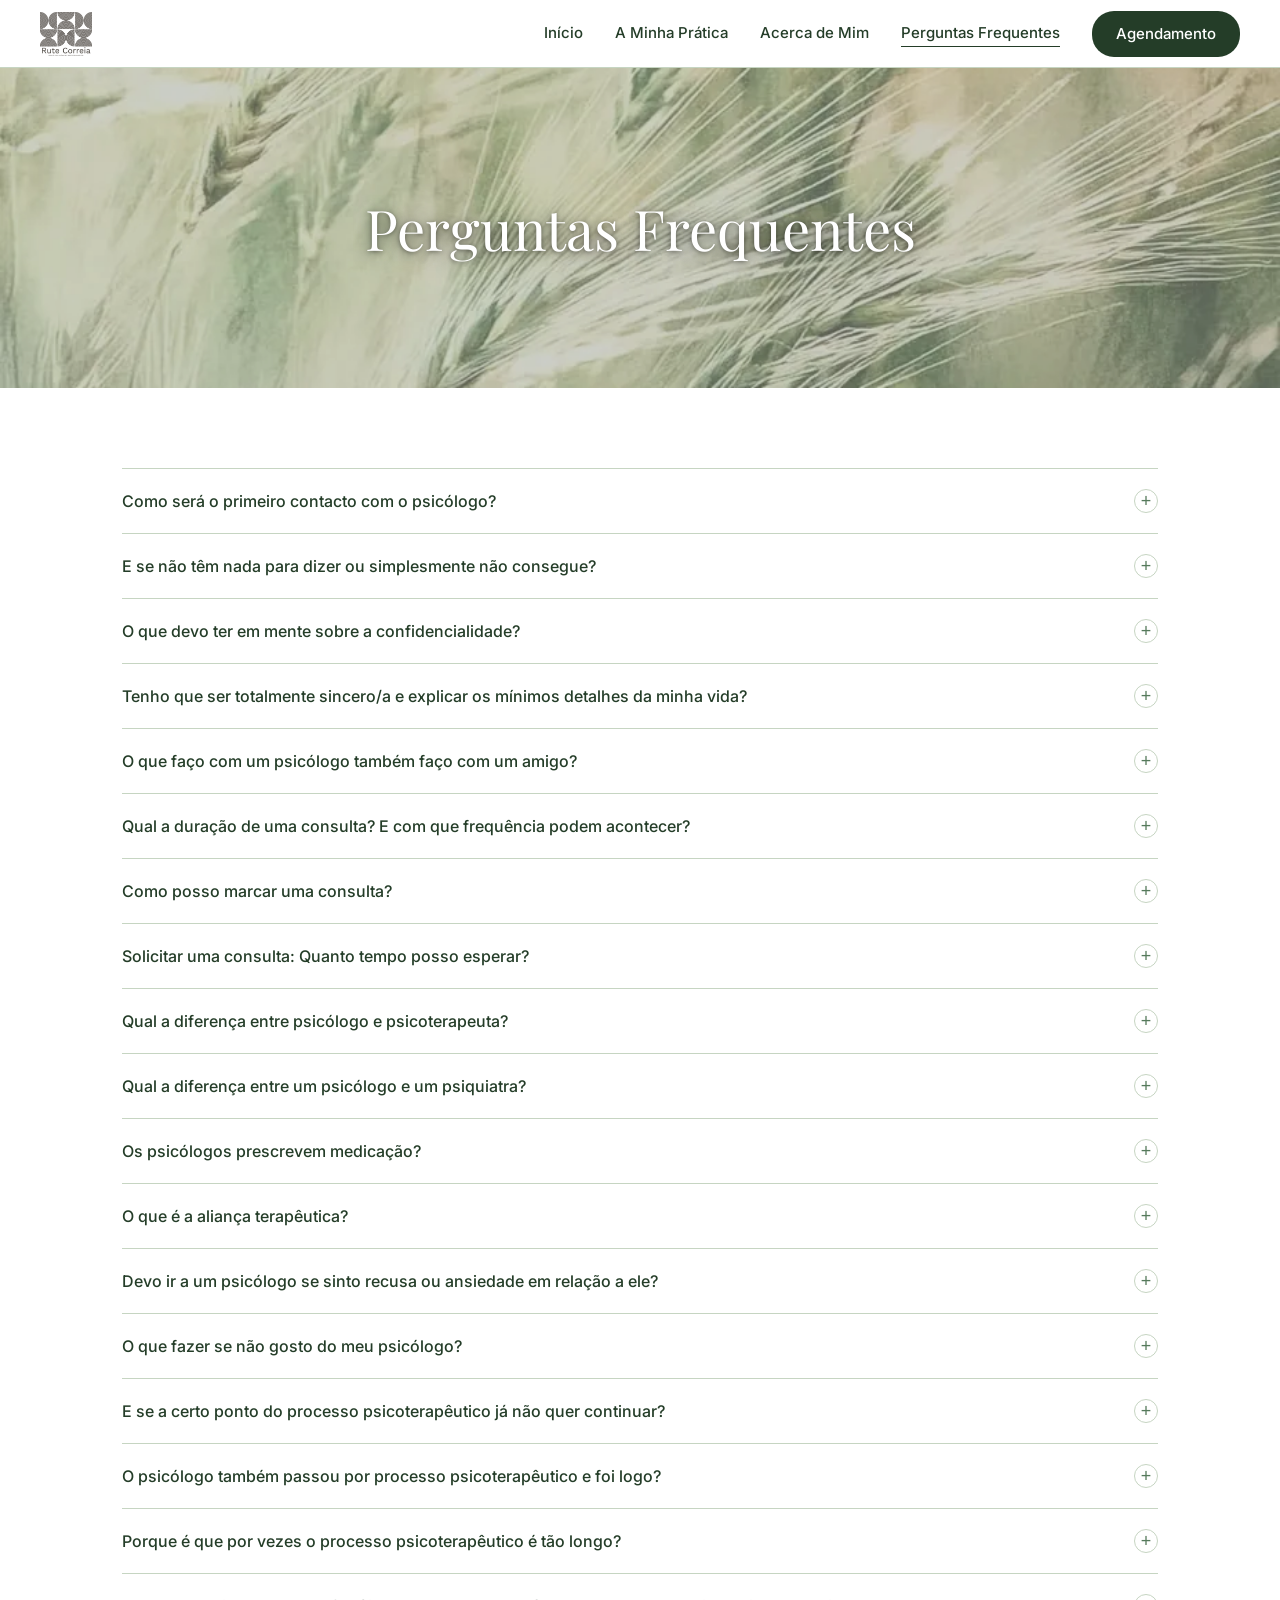
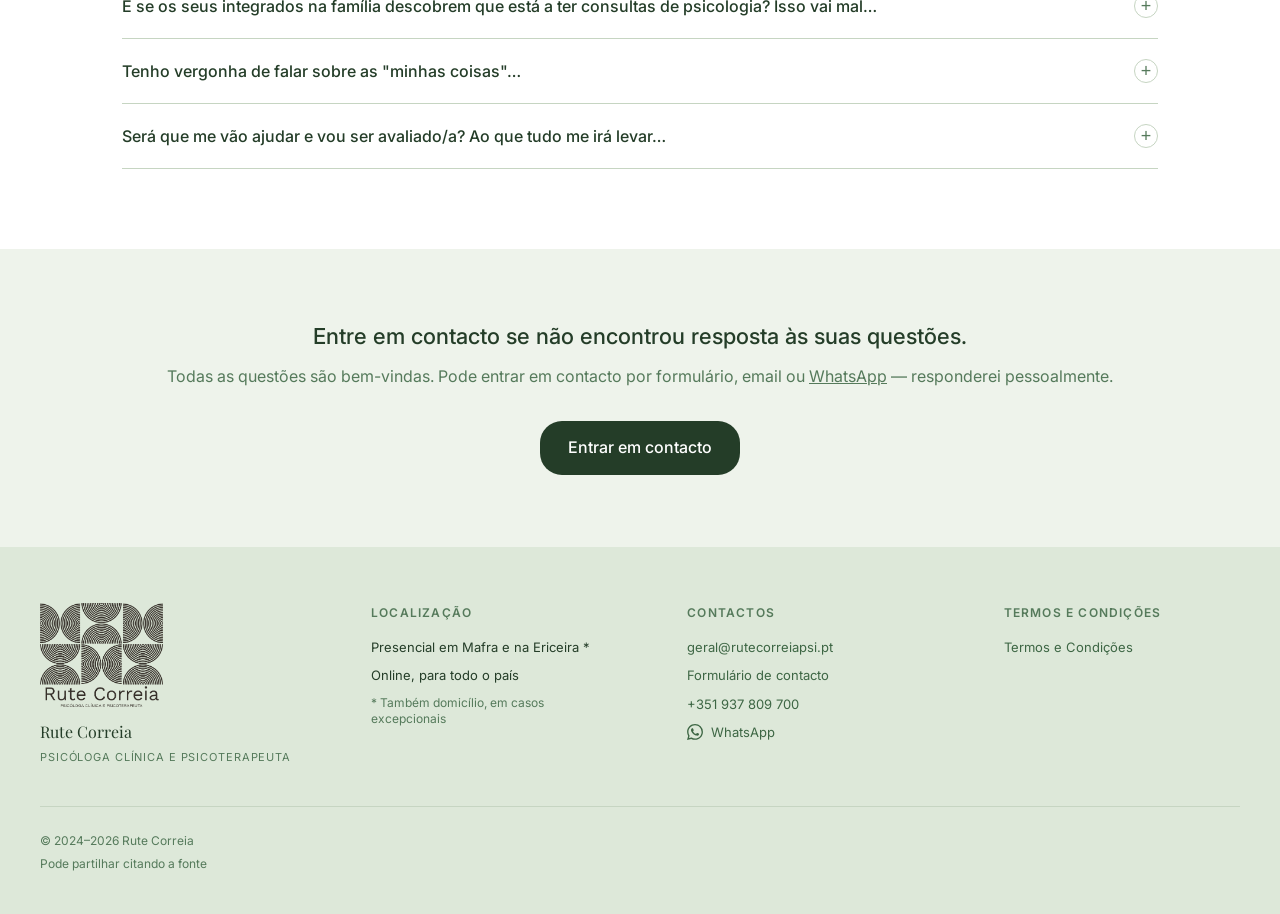
<file: faqs.html>
<!DOCTYPE html>
<html lang="pt">
<head>
  <meta charset="UTF-8" />
  <meta name="viewport" content="width=device-width, initial-scale=1.0" />
  <title>Perguntas Frequentes — Rute Correia Psi</title>
  <meta name="description" content="Respostas às perguntas mais frequentes sobre psicoterapia, como funciona o processo terapêutico e o que pode esperar das consultas." />
  <link rel="stylesheet" href="css/styles.css" />
  <link rel="icon" type="image/svg+xml" href="assets/favicon.svg" />
<link rel="canonical" href="https://www.rutecorreiapsi.pt/faqs.html" />
<meta property="og:type" content="website" />
<meta property="og:site_name" content="Rute Correia Psi" />
<meta property="og:title" content="Perguntas Frequentes — Rute Correia Psi" />
<meta property="og:description" content="Respostas às perguntas mais frequentes sobre psicoterapia, como funciona o processo terapêutico e o que pode esperar das consultas." />
<meta property="og:url" content="https://www.rutecorreiapsi.pt/faqs.html" />
<meta property="og:image" content="https://www.rutecorreiapsi.pt/assets/logo.png" />
<meta property="og:locale" content="pt_PT" />
<meta name="twitter:card" content="summary" />
<script type="application/ld+json">{"@context": "https://schema.org", "@type": "FAQPage", "mainEntity": [{"@type": "Question", "name": "Como será o primeiro contacto com o psicólogo?", "acceptedAnswer": {"@type": "Answer", "text": "O primeiro contacto é normalmente feito por email, formulário ou telefone. Após esse contacto inicial, agendamos uma primeira consulta onde conversamos sobre o que o/a trouxe e sobre as suas expectativas. Não há pressão para falar de tudo logo na primeira sessão — o processo desenvolve-se ao seu ritmo."}}, {"@type": "Question", "name": "E se não têm nada para dizer ou simplesmente não consegue?", "acceptedAnswer": {"@type": "Answer", "text": "É completamente normal não saber por onde começar ou sentir que não tem \"nada importante\" para dizer. O silêncio também tem lugar na terapia. Não precisa de preparar o que vai dizer — o espaço está aberto para o que surgir, incluindo o não saber."}}, {"@type": "Question", "name": "O que devo ter em mente sobre a confidencialidade?", "acceptedAnswer": {"@type": "Answer", "text": "A confidencialidade é um princípio ético fundamental na psicologia. Tudo o que partilha nas sessões é estritamente confidencial. Existem apenas exceções muito específicas previstas no código deontológico — como situações de risco imediato para a vida — que seriam sempre discutidas consigo."}}, {"@type": "Question", "name": "Tenho que ser totalmente sincero/a e explicar os mínimos detalhes da minha vida?", "acceptedAnswer": {"@type": "Answer", "text": "Não há obrigação de partilhar tudo. A terapia é um processo gradual de confiança. Partilha o que se sente capaz de partilhar, quando se sentir pronto/a. Quanto mais genuíno/a puder ser, mais o processo pode ajudar — mas isso desenvolve-se ao longo do tempo, não é uma exigência desde o início."}}, {"@type": "Question", "name": "O que faço com um psicólogo também faço com um amigo?", "acceptedAnswer": {"@type": "Answer", "text": "Os amigos são preciosos, mas a relação terapêutica é diferente. Um amigo tem a sua própria vida, as suas opiniões e os seus limites. O psicólogo oferece um espaço neutro, sem julgamento, com formação específica para acompanhar processos de mudança. A relação terapêutica tem uma estrutura e um enquadramento únicos que não existem nas amizades."}}, {"@type": "Question", "name": "Qual a duração de uma consulta? E com que frequência podem acontecer?", "acceptedAnswer": {"@type": "Answer", "text": "As consultas têm habitualmente entre 50 a 60 minutos. A frequência mais comum é semanal, especialmente no início do processo. Com o tempo, pode ser ajustada consoante as necessidades. A regularidade é importante para a continuidade e profundidade do trabalho terapêutico."}}, {"@type": "Question", "name": "Como posso marcar uma consulta?", "acceptedAnswer": {"@type": "Answer", "text": "Pode marcar através do formulário de contacto, por email para geral@rutecorreiapsi.pt, ou por mensagem WhatsApp para +351 937 809 700. Indique o seu nome, uma breve descrição do motivo do contacto e a sua preferência de horário e modalidade (presencial ou online)."}}, {"@type": "Question", "name": "Solicitar uma consulta: Quanto tempo posso esperar?", "acceptedAnswer": {"@type": "Answer", "text": "Normalmente respondo no prazo de 24 a 48 horas úteis. Em período de férias ou quando não tenho disponibilidade imediata, comunicarei esse facto e tentarei indicar alternativas ou um prazo previsível."}}, {"@type": "Question", "name": "Qual a diferença entre psicólogo e psicoterapeuta?", "acceptedAnswer": {"@type": "Answer", "text": "Em Portugal, o psicólogo tem formação universitária em Psicologia (licenciatura + mestrado integrado). O psicoterapeuta tem formação específica em psicoterapia, podendo ter formação base em psicologia ou noutra área da saúde. Um psicólogo clínico pode também ser psicoterapeuta se tiver essa formação adicional — como é o meu caso."}}, {"@type": "Question", "name": "Qual a diferença entre um psicólogo e um psiquiatra?", "acceptedAnswer": {"@type": "Answer", "text": "O psiquiatra é médico e pode prescrever medicação. O psicólogo não prescreve medicação, mas trabalha através da psicoterapia. Em muitos casos, as duas abordagens são complementares. Há situações em que o acompanhamento psiquiátrico é fundamental e pode potenciar o trabalho terapêutico."}}, {"@type": "Question", "name": "Os psicólogos prescrevem medicação?", "acceptedAnswer": {"@type": "Answer", "text": "Não. Em Portugal, os psicólogos não têm competência para prescrever medicação. Essa é uma competência exclusiva dos médicos, incluindo os psiquiatras. Se considerar que pode beneficiar de medicação, pode sempre encaminhar para consulta de psiquiatria em paralelo."}}, {"@type": "Question", "name": "O que é a aliança terapêutica?", "acceptedAnswer": {"@type": "Answer", "text": "A aliança terapêutica é o vínculo de trabalho que se estabelece entre terapeuta e cliente. Inclui a concordância sobre os objetivos do processo, as tarefas que esse processo envolve e a qualidade da relação entre ambos. A investigação mostra consistentemente que a qualidade da aliança terapêutica é um dos principais preditores de bons resultados terapêuticos."}}, {"@type": "Question", "name": "Devo ir a um psicólogo se sinto recusa ou ansiedade em relação a ele?", "acceptedAnswer": {"@type": "Answer", "text": "É muito comum sentir alguma resistência ou ansiedade antes de começar a terapia — especialmente se é a primeira vez. Esse sentimento não significa que a terapia não é para si. Muitas vezes, a resistência é ela própria parte do que pode ser explorado terapeuticamente. Dê um passo de cada vez."}}, {"@type": "Question", "name": "O que fazer se não gosto do meu psicólogo?", "acceptedAnswer": {"@type": "Answer", "text": "A relação terapêutica é central para o processo. Se após algumas sessões sentir que não há sintonia, é legítimo e encorajado falar sobre isso com o/a terapeuta — muitas vezes esse tipo de conversa é em si terapêutica. Se mesmo assim não resultar, procurar outro terapeuta é uma opção válida e saudável."}}, {"@type": "Question", "name": "E se a certo ponto do processo psicoterapêutico já não quer continuar?", "acceptedAnswer": {"@type": "Answer", "text": "Pode terminar o processo quando quiser — a terapia não é uma obrigação. O ideal é que, sempre que possível, essa decisão seja partilhada e trabalhada em conjunto, para que o término seja um processo consciente e não abrupto. Mesmo um término precoce pode ser feito de forma cuidada."}}, {"@type": "Question", "name": "O psicólogo também passou por processo psicoterapêutico e foi logo?", "acceptedAnswer": {"@type": "Answer", "text": "Sim. A psicoterapia pessoal faz parte da formação ética de qualquer psicoterapeuta. É uma exigência em muitas formações e uma prática recomendada pela comunidade. Ter feito (e continuar a fazer) o próprio trabalho pessoal permite ao terapeuta estar mais presente e consciente na relação terapêutica."}}, {"@type": "Question", "name": "Porque é que por vezes o processo psicoterapêutico é tão longo?", "acceptedAnswer": {"@type": "Answer", "text": "A duração da terapia depende de muitos fatores: a natureza da dificuldade, a profundidade da mudança pretendida, o ritmo individual de cada pessoa. Algumas questões resolvem-se em poucas sessões; outras requerem um trabalho mais prolongado. Não existe um tempo \"certo\" — existe o tempo necessário para cada pessoa."}}, {"@type": "Question", "name": "E se os seus integrados na família descobrem que está a ter consultas de psicologia? Isso vai mal…", "acceptedAnswer": {"@type": "Answer", "text": "Procurar apoio psicológico é um ato de responsabilidade e coragem — não de fraqueza. A forma como os outros reagem a essa decisão diz respeito a eles, não ao seu valor ou à validade da sua escolha. Com o tempo, o estigma em torno da saúde mental tem vindo a diminuir, embora ainda exista. A sua saúde emocional merece a mesma atenção que a física."}}, {"@type": "Question", "name": "Tenho vergonha de falar sobre as \"minhas coisas\"…", "acceptedAnswer": {"@type": "Answer", "text": "A vergonha é um sentimento muito humano. Muitas pessoas chegam à terapia com receio de ser julgadas ou de \"dizer o errado\". O espaço terapêutico é, por definição, um lugar sem julgamento. O que partilha não é avaliado — é acolhido. Com o tempo e com a confiança que se constrói, falar sobre aquilo que nos envergonha torna-se não só possível como libertador."}}, {"@type": "Question", "name": "Será que me vão ajudar e vou ser avaliado/a? Ao que tudo me irá levar…", "acceptedAnswer": {"@type": "Answer", "text": "A psicoterapia não é um processo de avaliação ou julgamento. Não existe um resultado \"certo\" predefinido. O processo é orientado pelas suas necessidades, objetivos e ritmo. Pode não saber exatamente o que quer mudar no início — isso é normal. O trabalho terapêutico ajuda precisamente a clarificar o que está a sentir e o que pretende para a sua vida."}}]}</script>
</head>
<body>

  <!-- ── Navigation ── -->
  <nav class="navbar" role="navigation" aria-label="Navegação principal">
    <div class="navbar__inner">
      <a href="index.html" class="navbar__logo" aria-label="Rute Correia — Início">
        <img src="assets/logo.png" alt="Rute Correia Psi" />
      </a>
      <div class="navbar__nav" id="desktop-nav">
        <a href="index.html"    class="navbar__link" data-page="index.html">Início</a>
        <a href="pratica.html"  class="navbar__link" data-page="pratica.html">A Minha Prática</a>
        <a href="eu.html"       class="navbar__link" data-page="eu.html">Acerca de Mim</a>
        <a href="faqs.html"     class="navbar__link" data-page="faqs.html">Perguntas Frequentes</a>
        <a href="contacto.html" class="btn btn-primary" style="font-size:15px;padding:11px 24px;">Agendamento</a>
      </div>
      <button class="navbar__burger" id="burger" aria-expanded="false" aria-label="Menu">
        <span></span><span></span><span></span>
      </button>
    </div>
  </nav>

  <div class="navbar__mobile" id="mobile-nav">
    <a href="index.html"    class="navbar__link">Início</a>
    <a href="pratica.html"  class="navbar__link">A Minha Prática</a>
    <a href="eu.html"       class="navbar__link">Acerca de Mim</a>
    <a href="faqs.html"     class="navbar__link">Perguntas Frequentes</a>
    <a href="contacto.html" class="btn btn-primary" style="width:fit-content;">Agendamento</a>
  </div>

  <!-- ── Hero ── -->
  <section class="hero hero--faqs" aria-label="Perguntas Frequentes">
    <div class="hero__content">
      <h1>Perguntas Frequentes</h1>
    </div>
  </section>

  <!-- ── FAQ Accordion ── -->
  <section class="section section--white">
    <div class="container">
      <div class="accordion" role="list">

        <div class="accordion-item" role="listitem">
          <button class="accordion-btn" aria-expanded="false">
            <span class="accordion-btn__text">Como será o primeiro contacto com o psicólogo?</span>
            <span class="accordion-btn__icon" aria-hidden="true">+</span>
          </button>
          <div class="accordion-body">
            <div class="accordion-body__inner">
              <p>O primeiro contacto é normalmente feito por email, formulário ou telefone. Após esse contacto inicial, agendamos uma primeira consulta onde conversamos sobre o que o/a trouxe e sobre as suas expectativas. Não há pressão para falar de tudo logo na primeira sessão — o processo desenvolve-se ao seu ritmo.</p>
            </div>
          </div>
        </div>

        <div class="accordion-item" role="listitem">
          <button class="accordion-btn" aria-expanded="false">
            <span class="accordion-btn__text">E se não têm nada para dizer ou simplesmente não consegue?</span>
            <span class="accordion-btn__icon" aria-hidden="true">+</span>
          </button>
          <div class="accordion-body">
            <div class="accordion-body__inner">
              <p>É completamente normal não saber por onde começar ou sentir que não tem "nada importante" para dizer. O silêncio também tem lugar na terapia. Não precisa de preparar o que vai dizer — o espaço está aberto para o que surgir, incluindo o não saber.</p>
            </div>
          </div>
        </div>

        <div class="accordion-item" role="listitem">
          <button class="accordion-btn" aria-expanded="false">
            <span class="accordion-btn__text">O que devo ter em mente sobre a confidencialidade?</span>
            <span class="accordion-btn__icon" aria-hidden="true">+</span>
          </button>
          <div class="accordion-body">
            <div class="accordion-body__inner">
              <p>A confidencialidade é um princípio ético fundamental na psicologia. Tudo o que partilha nas sessões é estritamente confidencial. Existem apenas exceções muito específicas previstas no código deontológico — como situações de risco imediato para a vida — que seriam sempre discutidas consigo.</p>
            </div>
          </div>
        </div>

        <div class="accordion-item" role="listitem">
          <button class="accordion-btn" aria-expanded="false">
            <span class="accordion-btn__text">Tenho que ser totalmente sincero/a e explicar os mínimos detalhes da minha vida?</span>
            <span class="accordion-btn__icon" aria-hidden="true">+</span>
          </button>
          <div class="accordion-body">
            <div class="accordion-body__inner">
              <p>Não há obrigação de partilhar tudo. A terapia é um processo gradual de confiança. Partilha o que se sente capaz de partilhar, quando se sentir pronto/a. Quanto mais genuíno/a puder ser, mais o processo pode ajudar — mas isso desenvolve-se ao longo do tempo, não é uma exigência desde o início.</p>
            </div>
          </div>
        </div>

        <div class="accordion-item" role="listitem">
          <button class="accordion-btn" aria-expanded="false">
            <span class="accordion-btn__text">O que faço com um psicólogo também faço com um amigo?</span>
            <span class="accordion-btn__icon" aria-hidden="true">+</span>
          </button>
          <div class="accordion-body">
            <div class="accordion-body__inner">
              <p>Os amigos são preciosos, mas a relação terapêutica é diferente. Um amigo tem a sua própria vida, as suas opiniões e os seus limites. O psicólogo oferece um espaço neutro, sem julgamento, com formação específica para acompanhar processos de mudança. A relação terapêutica tem uma estrutura e um enquadramento únicos que não existem nas amizades.</p>
            </div>
          </div>
        </div>

        <div class="accordion-item" role="listitem">
          <button class="accordion-btn" aria-expanded="false">
            <span class="accordion-btn__text">Qual a duração de uma consulta? E com que frequência podem acontecer?</span>
            <span class="accordion-btn__icon" aria-hidden="true">+</span>
          </button>
          <div class="accordion-body">
            <div class="accordion-body__inner">
              <p>As consultas têm habitualmente entre 50 a 60 minutos. A frequência mais comum é semanal, especialmente no início do processo. Com o tempo, pode ser ajustada consoante as necessidades. A regularidade é importante para a continuidade e profundidade do trabalho terapêutico.</p>
            </div>
          </div>
        </div>

        <div class="accordion-item" role="listitem">
          <button class="accordion-btn" aria-expanded="false">
            <span class="accordion-btn__text">Como posso marcar uma consulta?</span>
            <span class="accordion-btn__icon" aria-hidden="true">+</span>
          </button>
          <div class="accordion-body">
            <div class="accordion-body__inner">
              <p>Pode marcar através do <a href="contacto.html" style="color:var(--primary);text-decoration:underline;">formulário de contacto</a>, por email para <a href="mailto:geral@rutecorreiapsi.pt" style="color:var(--primary);text-decoration:underline;">geral@rutecorreiapsi.pt</a>, ou por mensagem <a href="https://wa.me/351937809700" style="color:var(--primary);text-decoration:underline;" target="_blank" rel="noopener">WhatsApp</a> para +351 937 809 700. Indique o seu nome, uma breve descrição do motivo do contacto e a sua preferência de horário e modalidade (presencial ou online).</p>
            </div>
          </div>
        </div>

        <div class="accordion-item" role="listitem">
          <button class="accordion-btn" aria-expanded="false">
            <span class="accordion-btn__text">Solicitar uma consulta: Quanto tempo posso esperar?</span>
            <span class="accordion-btn__icon" aria-hidden="true">+</span>
          </button>
          <div class="accordion-body">
            <div class="accordion-body__inner">
              <p>Normalmente respondo no prazo de 24 a 48 horas úteis. Em período de férias ou quando não tenho disponibilidade imediata, comunicarei esse facto e tentarei indicar alternativas ou um prazo previsível.</p>
            </div>
          </div>
        </div>

        <div class="accordion-item" role="listitem">
          <button class="accordion-btn" aria-expanded="false">
            <span class="accordion-btn__text">Qual a diferença entre psicólogo e psicoterapeuta?</span>
            <span class="accordion-btn__icon" aria-hidden="true">+</span>
          </button>
          <div class="accordion-body">
            <div class="accordion-body__inner">
              <p>Em Portugal, o psicólogo tem formação universitária em Psicologia (licenciatura + mestrado integrado). O psicoterapeuta tem formação específica em psicoterapia, podendo ter formação base em psicologia ou noutra área da saúde. Um psicólogo clínico pode também ser psicoterapeuta se tiver essa formação adicional — como é o meu caso.</p>
            </div>
          </div>
        </div>

        <div class="accordion-item" role="listitem">
          <button class="accordion-btn" aria-expanded="false">
            <span class="accordion-btn__text">Qual a diferença entre um psicólogo e um psiquiatra?</span>
            <span class="accordion-btn__icon" aria-hidden="true">+</span>
          </button>
          <div class="accordion-body">
            <div class="accordion-body__inner">
              <p>O psiquiatra é médico e pode prescrever medicação. O psicólogo não prescreve medicação, mas trabalha através da psicoterapia. Em muitos casos, as duas abordagens são complementares. Há situações em que o acompanhamento psiquiátrico é fundamental e pode potenciar o trabalho terapêutico.</p>
            </div>
          </div>
        </div>

        <div class="accordion-item" role="listitem">
          <button class="accordion-btn" aria-expanded="false">
            <span class="accordion-btn__text">Os psicólogos prescrevem medicação?</span>
            <span class="accordion-btn__icon" aria-hidden="true">+</span>
          </button>
          <div class="accordion-body">
            <div class="accordion-body__inner">
              <p>Não. Em Portugal, os psicólogos não têm competência para prescrever medicação. Essa é uma competência exclusiva dos médicos, incluindo os psiquiatras. Se considerar que pode beneficiar de medicação, pode sempre encaminhar para consulta de psiquiatria em paralelo.</p>
            </div>
          </div>
        </div>

        <div class="accordion-item" role="listitem">
          <button class="accordion-btn" aria-expanded="false">
            <span class="accordion-btn__text">O que é a aliança terapêutica?</span>
            <span class="accordion-btn__icon" aria-hidden="true">+</span>
          </button>
          <div class="accordion-body">
            <div class="accordion-body__inner">
              <p>A aliança terapêutica é o vínculo de trabalho que se estabelece entre terapeuta e cliente. Inclui a concordância sobre os objetivos do processo, as tarefas que esse processo envolve e a qualidade da relação entre ambos. A investigação mostra consistentemente que a qualidade da aliança terapêutica é um dos principais preditores de bons resultados terapêuticos.</p>
            </div>
          </div>
        </div>

        <div class="accordion-item" role="listitem">
          <button class="accordion-btn" aria-expanded="false">
            <span class="accordion-btn__text">Devo ir a um psicólogo se sinto recusa ou ansiedade em relação a ele?</span>
            <span class="accordion-btn__icon" aria-hidden="true">+</span>
          </button>
          <div class="accordion-body">
            <div class="accordion-body__inner">
              <p>É muito comum sentir alguma resistência ou ansiedade antes de começar a terapia — especialmente se é a primeira vez. Esse sentimento não significa que a terapia não é para si. Muitas vezes, a resistência é ela própria parte do que pode ser explorado terapeuticamente. Dê um passo de cada vez.</p>
            </div>
          </div>
        </div>

        <div class="accordion-item" role="listitem">
          <button class="accordion-btn" aria-expanded="false">
            <span class="accordion-btn__text">O que fazer se não gosto do meu psicólogo?</span>
            <span class="accordion-btn__icon" aria-hidden="true">+</span>
          </button>
          <div class="accordion-body">
            <div class="accordion-body__inner">
              <p>A relação terapêutica é central para o processo. Se após algumas sessões sentir que não há sintonia, é legítimo e encorajado falar sobre isso com o/a terapeuta — muitas vezes esse tipo de conversa é em si terapêutica. Se mesmo assim não resultar, procurar outro terapeuta é uma opção válida e saudável.</p>
            </div>
          </div>
        </div>

        <div class="accordion-item" role="listitem">
          <button class="accordion-btn" aria-expanded="false">
            <span class="accordion-btn__text">E se a certo ponto do processo psicoterapêutico já não quer continuar?</span>
            <span class="accordion-btn__icon" aria-hidden="true">+</span>
          </button>
          <div class="accordion-body">
            <div class="accordion-body__inner">
              <p>Pode terminar o processo quando quiser — a terapia não é uma obrigação. O ideal é que, sempre que possível, essa decisão seja partilhada e trabalhada em conjunto, para que o término seja um processo consciente e não abrupto. Mesmo um término precoce pode ser feito de forma cuidada.</p>
            </div>
          </div>
        </div>

        <div class="accordion-item" role="listitem">
          <button class="accordion-btn" aria-expanded="false">
            <span class="accordion-btn__text">O psicólogo também passou por processo psicoterapêutico e foi logo?</span>
            <span class="accordion-btn__icon" aria-hidden="true">+</span>
          </button>
          <div class="accordion-body">
            <div class="accordion-body__inner">
              <p>Sim. A psicoterapia pessoal faz parte da formação ética de qualquer psicoterapeuta. É uma exigência em muitas formações e uma prática recomendada pela comunidade. Ter feito (e continuar a fazer) o próprio trabalho pessoal permite ao terapeuta estar mais presente e consciente na relação terapêutica.</p>
            </div>
          </div>
        </div>

        <div class="accordion-item" role="listitem">
          <button class="accordion-btn" aria-expanded="false">
            <span class="accordion-btn__text">Porque é que por vezes o processo psicoterapêutico é tão longo?</span>
            <span class="accordion-btn__icon" aria-hidden="true">+</span>
          </button>
          <div class="accordion-body">
            <div class="accordion-body__inner">
              <p>A duração da terapia depende de muitos fatores: a natureza da dificuldade, a profundidade da mudança pretendida, o ritmo individual de cada pessoa. Algumas questões resolvem-se em poucas sessões; outras requerem um trabalho mais prolongado. Não existe um tempo "certo" — existe o tempo necessário para cada pessoa.</p>
            </div>
          </div>
        </div>

        <div class="accordion-item" role="listitem">
          <button class="accordion-btn" aria-expanded="false">
            <span class="accordion-btn__text">E se os seus integrados na família descobrem que está a ter consultas de psicologia? Isso vai mal…</span>
            <span class="accordion-btn__icon" aria-hidden="true">+</span>
          </button>
          <div class="accordion-body">
            <div class="accordion-body__inner">
              <p>Procurar apoio psicológico é um ato de responsabilidade e coragem — não de fraqueza. A forma como os outros reagem a essa decisão diz respeito a eles, não ao seu valor ou à validade da sua escolha. Com o tempo, o estigma em torno da saúde mental tem vindo a diminuir, embora ainda exista. A sua saúde emocional merece a mesma atenção que a física.</p>
            </div>
          </div>
        </div>

        <div class="accordion-item" role="listitem">
          <button class="accordion-btn" aria-expanded="false">
            <span class="accordion-btn__text">Tenho vergonha de falar sobre as "minhas coisas"…</span>
            <span class="accordion-btn__icon" aria-hidden="true">+</span>
          </button>
          <div class="accordion-body">
            <div class="accordion-body__inner">
              <p>A vergonha é um sentimento muito humano. Muitas pessoas chegam à terapia com receio de ser julgadas ou de "dizer o errado". O espaço terapêutico é, por definição, um lugar sem julgamento. O que partilha não é avaliado — é acolhido. Com o tempo e com a confiança que se constrói, falar sobre aquilo que nos envergonha torna-se não só possível como libertador.</p>
            </div>
          </div>
        </div>

        <div class="accordion-item" role="listitem">
          <button class="accordion-btn" aria-expanded="false">
            <span class="accordion-btn__text">Será que me vão ajudar e vou ser avaliado/a? Ao que tudo me irá levar…</span>
            <span class="accordion-btn__icon" aria-hidden="true">+</span>
          </button>
          <div class="accordion-body">
            <div class="accordion-body__inner">
              <p>A psicoterapia não é um processo de avaliação ou julgamento. Não existe um resultado "certo" predefinido. O processo é orientado pelas suas necessidades, objetivos e ritmo. Pode não saber exatamente o que quer mudar no início — isso é normal. O trabalho terapêutico ajuda precisamente a clarificar o que está a sentir e o que pretende para a sua vida.</p>
            </div>
          </div>
        </div>

      </div><!-- /accordion -->
    </div>
  </section>

  <!-- ── CTA ── -->
  <section class="faqs-cta">
    <div class="container">
      <h3>Entre em contacto se não encontrou resposta às suas questões.</h3>
      <p>Todas as questões são bem-vindas. Pode entrar em contacto por formulário, email ou <a href="https://wa.me/351937809700" style="color:inherit;text-decoration:underline;" target="_blank" rel="noopener">WhatsApp</a> — responderei pessoalmente.</p>
      <a href="contacto.html" class="btn btn-primary">Entrar em contacto</a>
    </div>
  </section>

  <!-- ── Footer ── -->
  <footer class="footer" role="contentinfo">
    <div class="container">
      <div class="footer__inner">
        <div class="footer__brand">
          <img src="assets/logo.png" alt="Rute Correia Psi" class="footer__logo" />
          <p class="footer__brand-name">Rute Correia</p>
          <p class="footer__brand-sub">Psicóloga clínica e psicoterapeuta</p>
        </div>
        <div class="footer__col">
          <p class="footer__col-title">Localização</p>
          <ul>
            <li>Presencial em Mafra e na Ericeira *</li>
            <li>Online, para todo o país</li>
            <li style="color:var(--secondary-text);font-size:12px;">* Também domicílio, em casos excepcionais</li>
          </ul>
        </div>
        <div class="footer__col">
          <p class="footer__col-title">Contactos</p>
          <ul>
            <li><a href="mailto:geral@rutecorreiapsi.pt">geral@rutecorreiapsi.pt</a></li>
            <li><a href="contacto.html">Formulário de contacto</a></li>
            <li><a href="tel:+351937809700">+351 937 809 700</a></li>
            <li><a href="https://wa.me/351937809700?text=Ol%C3%A1%2C%20gostaria%20de%20obter%20informa%C3%A7%C3%B5es%20sobre%20consultas." class="footer__wa" target="_blank" rel="noopener"><svg viewBox="0 0 24 24" aria-hidden="true" focusable="false"><path d="M17.472 14.382c-.297-.149-1.758-.867-2.03-.967-.273-.099-.471-.148-.67.15-.197.297-.767.966-.94 1.164-.173.199-.347.223-.644.075-.297-.15-1.255-.463-2.39-1.475-.883-.788-1.48-1.761-1.653-2.059-.173-.297-.018-.458.13-.606.134-.133.298-.347.446-.52.149-.174.198-.298.298-.497.099-.198.05-.371-.025-.52-.075-.149-.669-1.612-.916-2.207-.242-.579-.487-.5-.669-.51-.173-.008-.371-.01-.57-.01-.198 0-.52.074-.792.372-.272.297-1.04 1.016-1.04 2.479 0 1.462 1.065 2.875 1.213 3.074.149.198 2.096 3.2 5.077 4.487.709.306 1.262.489 1.694.625.712.227 1.36.195 1.871.118.571-.085 1.758-.719 2.006-1.413.248-.694.248-1.289.173-1.413-.074-.124-.272-.198-.57-.347m-5.421 7.403h-.004a9.87 9.87 0 01-5.031-1.378l-.361-.214-3.741.982.998-3.648-.235-.374a9.860 9.860 0 01-1.510-5.260c.001-5.450 4.436-9.884 9.888-9.884 2.640 0 5.122 1.030 6.988 2.898a9.825 9.825 0 012.893 6.994c-.003 5.450-4.437 9.884-9.885 9.884m8.413-18.297A11.815 11.815 0 0012.050 0C5.495 0 .160 5.335.157 11.892c0 2.096.547 4.142 1.588 5.945L.057 24l6.305-1.654a11.882 11.882 0 005.683 1.448h.005c6.554 0 11.890-5.335 11.893-11.893a11.821 11.821 0 00-3.480-8.413Z"/></svg><span>WhatsApp</span></a></li>
          </ul>
        </div>
        <div class="footer__col">
          <p class="footer__col-title">Termos e Condições</p>
          <ul>
            <li><a href="termos.html">Termos e Condições</a></li>
          </ul>
        </div>
      </div>
      <div class="footer__bottom">
        <p>© 2024–2026 Rute Correia</p>
        <p>Pode partilhar citando a fonte</p>
      </div>
    </div>
  </footer>

  <a href="https://wa.me/351937809700?text=Ol%C3%A1%2C%20gostaria%20de%20obter%20informa%C3%A7%C3%B5es%20sobre%20consultas." class="wa-fab" target="_blank" rel="noopener" aria-label="Falar pelo WhatsApp"><svg viewBox="0 0 24 24" aria-hidden="true" focusable="false"><path d="M17.472 14.382c-.297-.149-1.758-.867-2.03-.967-.273-.099-.471-.148-.67.15-.197.297-.767.966-.94 1.164-.173.199-.347.223-.644.075-.297-.15-1.255-.463-2.39-1.475-.883-.788-1.48-1.761-1.653-2.059-.173-.297-.018-.458.13-.606.134-.133.298-.347.446-.52.149-.174.198-.298.298-.497.099-.198.05-.371-.025-.52-.075-.149-.669-1.612-.916-2.207-.242-.579-.487-.5-.669-.51-.173-.008-.371-.01-.57-.01-.198 0-.52.074-.792.372-.272.297-1.04 1.016-1.04 2.479 0 1.462 1.065 2.875 1.213 3.074.149.198 2.096 3.2 5.077 4.487.709.306 1.262.489 1.694.625.712.227 1.36.195 1.871.118.571-.085 1.758-.719 2.006-1.413.248-.694.248-1.289.173-1.413-.074-.124-.272-.198-.57-.347m-5.421 7.403h-.004a9.87 9.87 0 01-5.031-1.378l-.361-.214-3.741.982.998-3.648-.235-.374a9.860 9.860 0 01-1.510-5.260c.001-5.450 4.436-9.884 9.888-9.884 2.640 0 5.122 1.030 6.988 2.898a9.825 9.825 0 012.893 6.994c-.003 5.450-4.437 9.884-9.885 9.884m8.413-18.297A11.815 11.815 0 0012.050 0C5.495 0 .160 5.335.157 11.892c0 2.096.547 4.142 1.588 5.945L.057 24l6.305-1.654a11.882 11.882 0 005.683 1.448h.005c6.554 0 11.890-5.335 11.893-11.893a11.821 11.821 0 00-3.480-8.413Z"/></svg></a>

  <script src="js/main.js"></script>
</body>
</html>
</file>
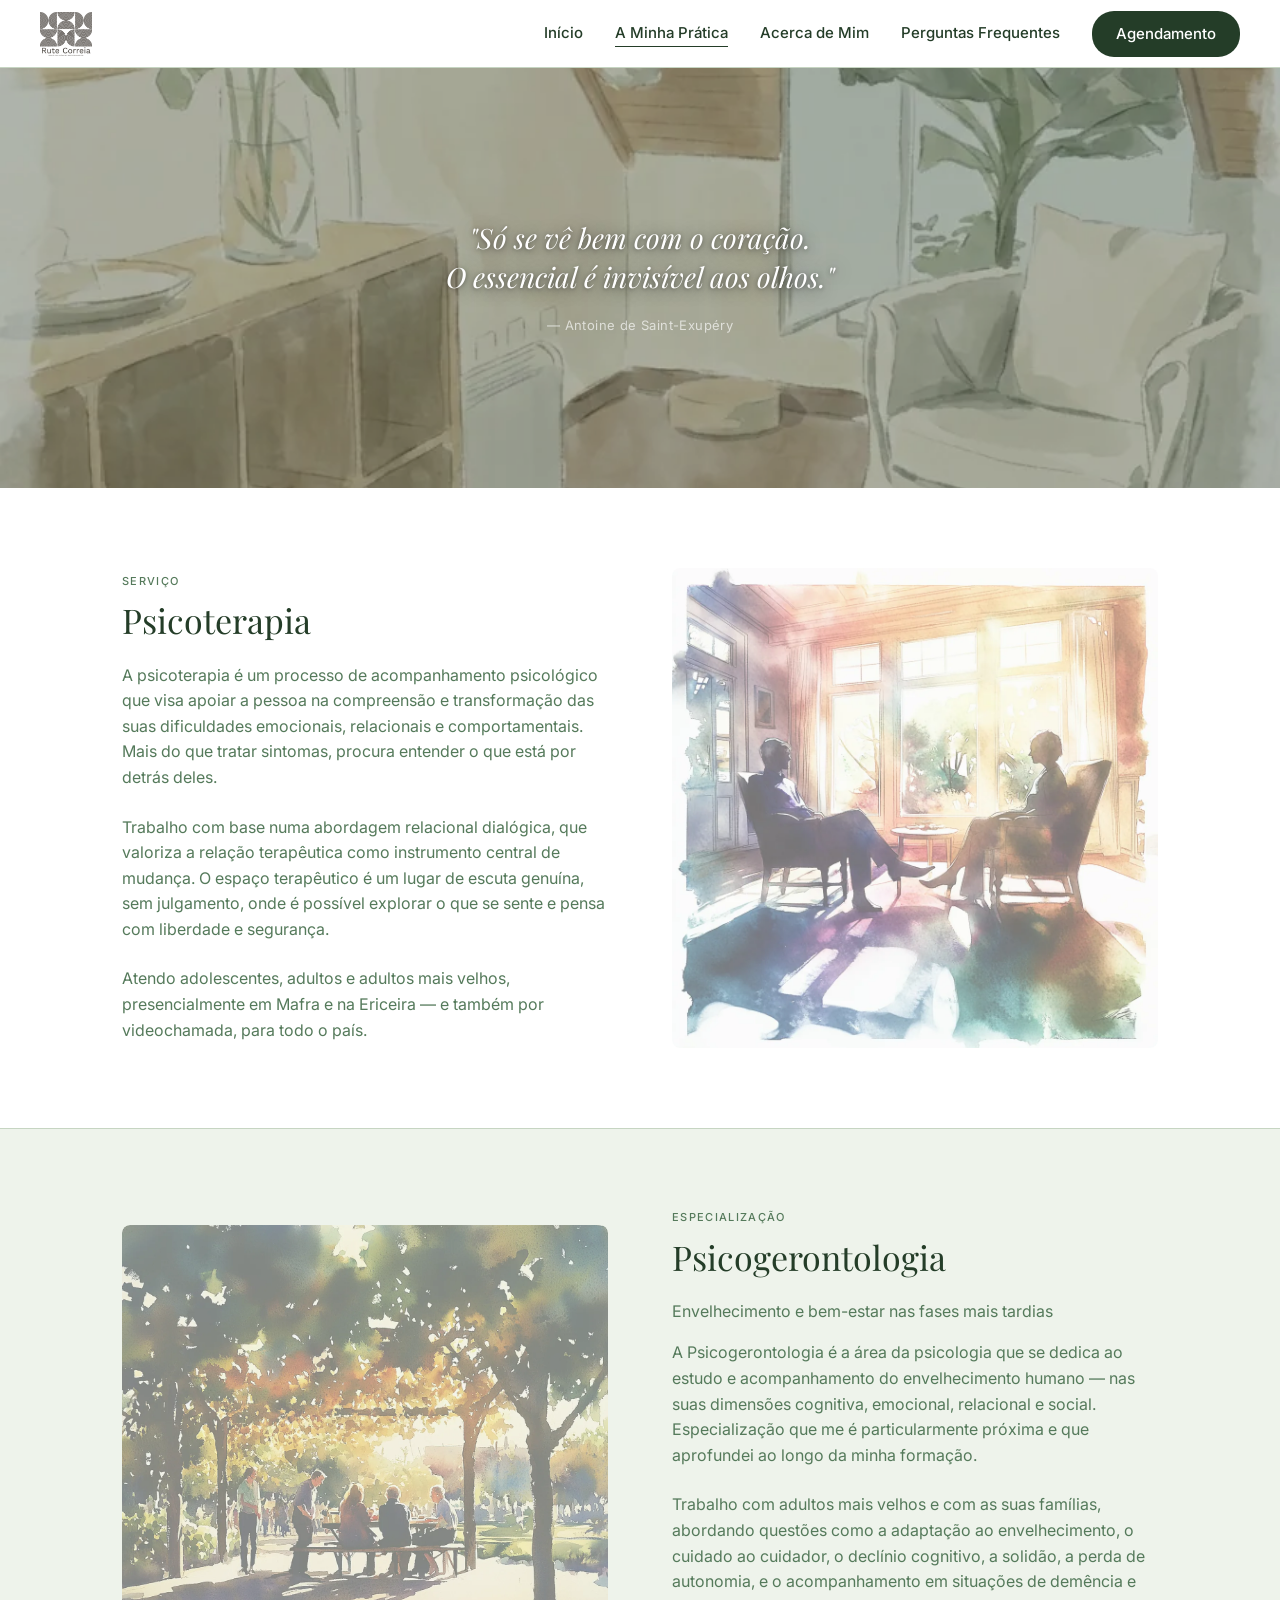
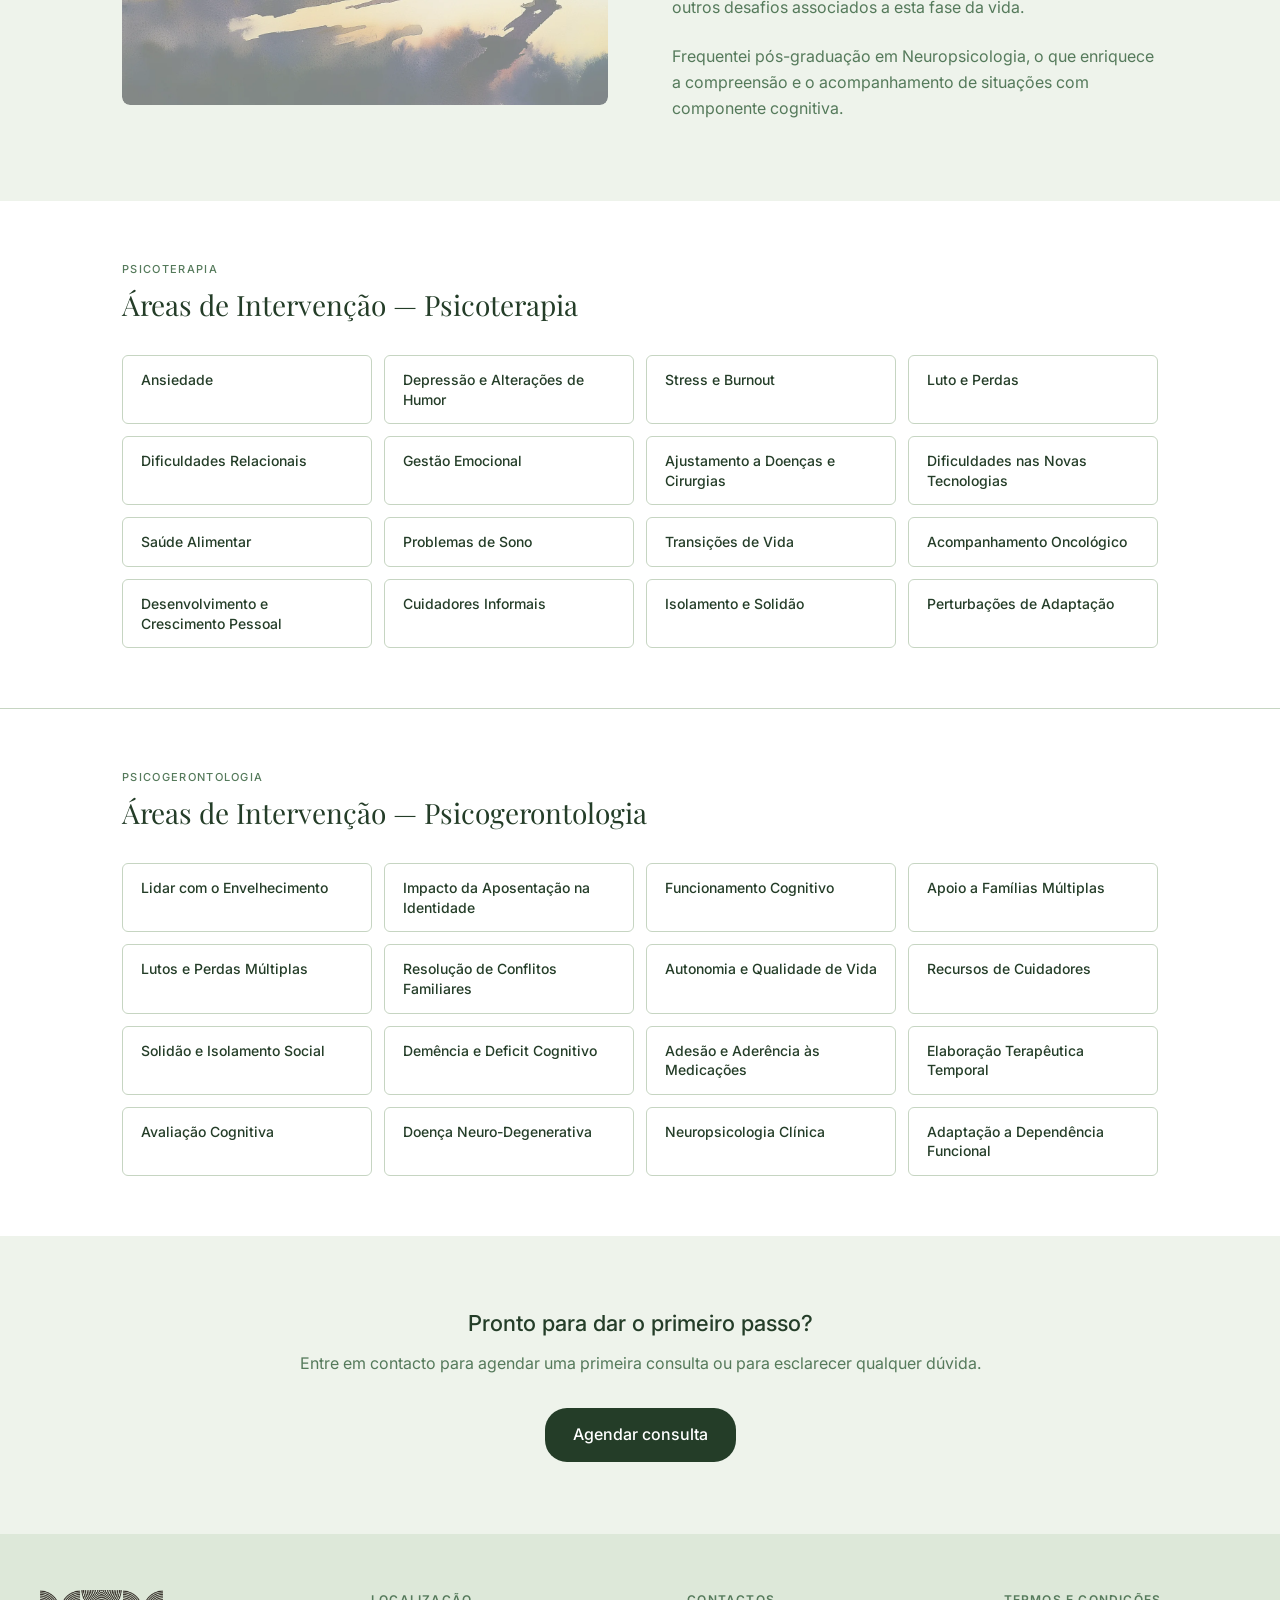
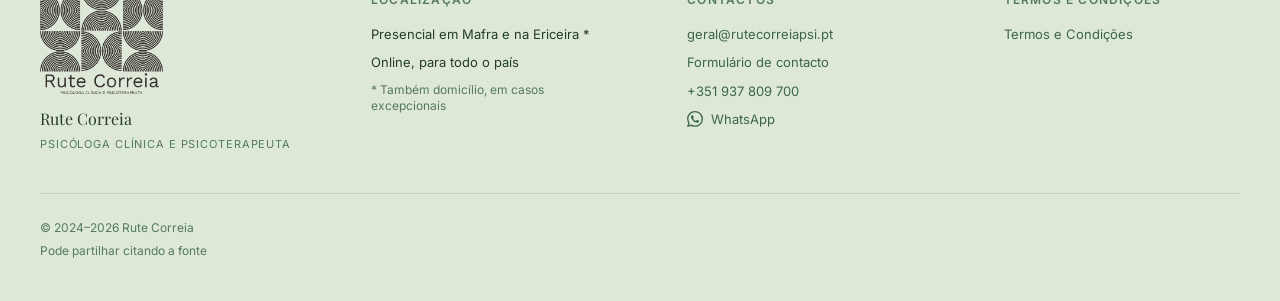
<file: pratica.html>
<!DOCTYPE html>
<html lang="pt">
<head>
  <meta charset="UTF-8" />
  <meta name="viewport" content="width=device-width, initial-scale=1.0" />
  <title>Psicoterapia e Psicogerontologia em Mafra — Rute Correia Psi</title>
  <meta name="description" content="Psicoterapia e Psicogerontologia em Mafra, na Ericeira e online. Áreas de intervenção, abordagem terapêutica e informação sobre a prática clínica de Rute Correia." />
  <link rel="stylesheet" href="css/styles.css" />
  <link rel="icon" type="image/svg+xml" href="assets/favicon.svg" />
<link rel="canonical" href="https://www.rutecorreiapsi.pt/pratica.html" />
<meta property="og:type" content="website" />
<meta property="og:site_name" content="Rute Correia Psi" />
<meta property="og:title" content="Psicoterapia e Psicogerontologia em Mafra — Rute Correia Psi" />
<meta property="og:description" content="Psicoterapia e Psicogerontologia em Mafra, na Ericeira e online. Áreas de intervenção, abordagem terapêutica e informação sobre a prática clínica de Rute Correia." />
<meta property="og:url" content="https://www.rutecorreiapsi.pt/pratica.html" />
<meta property="og:image" content="https://www.rutecorreiapsi.pt/assets/logo.png" />
<meta property="og:locale" content="pt_PT" />
<meta name="twitter:card" content="summary" />
<script type="application/ld+json">{"@context": "https://schema.org", "@type": "Psychologist", "@id": "https://www.rutecorreiapsi.pt/#practice", "name": "Rute Correia — Psicóloga Clínica e Psicoterapeuta", "url": "https://www.rutecorreiapsi.pt/", "email": "geral@rutecorreiapsi.pt", "telephone": "+351937809700", "image": "https://www.rutecorreiapsi.pt/assets/logo.png", "description": "Psicóloga clínica e psicoterapeuta em Mafra e na Ericeira. Consultas presenciais e online para todo o país. Psicoterapia e Psicogerontologia para adolescentes, adultos e adultos mais velhos.", "address": {"@type": "PostalAddress", "streetAddress": "Praceta Joaquim Conceição Gomes 3B", "postalCode": "2640-493", "addressLocality": "Mafra", "addressRegion": "Lisboa", "addressCountry": "PT"}, "hasMap": "https://maps.google.com/?cid=16867187189964043167", "sameAs": ["https://maps.google.com/?cid=16867187189964043167"], "areaServed": [{"@type": "City", "name": "Mafra"}, {"@type": "City", "name": "Ericeira"}, {"@type": "Country", "name": "Portugal"}], "availableLanguage": ["pt-PT", "es"], "knowsAbout": ["Psicoterapia", "Psicogerontologia", "Psicologia clínica"], "priceRange": "$$", "founder": {"@type": "Person", "name": "Rute Correia", "jobTitle": "Psicóloga Clínica e Psicoterapeuta"}}</script>
</head>
<body>

  <!-- ── Navigation ── -->
  <nav class="navbar" role="navigation" aria-label="Navegação principal">
    <div class="navbar__inner">
      <a href="index.html" class="navbar__logo" aria-label="Rute Correia — Início">
        <img src="assets/logo.png" alt="Rute Correia Psi" />
      </a>
      <div class="navbar__nav" id="desktop-nav">
        <a href="index.html"    class="navbar__link" data-page="index.html">Início</a>
        <a href="pratica.html"  class="navbar__link" data-page="pratica.html">A Minha Prática</a>
        <a href="eu.html"       class="navbar__link" data-page="eu.html">Acerca de Mim</a>
        <a href="faqs.html"     class="navbar__link" data-page="faqs.html">Perguntas Frequentes</a>
        <a href="contacto.html" class="btn btn-primary" style="font-size:15px;padding:11px 24px;">Agendamento</a>
      </div>
      <button class="navbar__burger" id="burger" aria-expanded="false" aria-label="Menu">
        <span></span><span></span><span></span>
      </button>
    </div>
  </nav>

  <div class="navbar__mobile" id="mobile-nav">
    <a href="index.html"    class="navbar__link">Início</a>
    <a href="pratica.html"  class="navbar__link">A Minha Prática</a>
    <a href="eu.html"       class="navbar__link">Acerca de Mim</a>
    <a href="faqs.html"     class="navbar__link">Perguntas Frequentes</a>
    <a href="contacto.html" class="btn btn-primary" style="width:fit-content;">Agendamento</a>
  </div>

  <!-- ── Hero ── -->
  <section class="hero hero--dark hero--dark-img" aria-label="Citação">
    <div class="hero__content">
      <blockquote>
        "Só se vê bem com o coração.<br />O essencial é invisível aos olhos."
      </blockquote>
      <cite>— Antoine de Saint-Exupéry</cite>
    </div>
  </section>

  <!-- ── Psicoterapia ── -->
  <section class="practice-section section--white">
    <div class="container">
      <div class="two-col">
        <div>
          <p class="areas-label">Serviço</p>
          <h2>Psicoterapia</h2>
          <p>A psicoterapia é um processo de acompanhamento psicológico que visa apoiar a pessoa na compreensão e transformação das suas dificuldades emocionais, relacionais e comportamentais. Mais do que tratar sintomas, procura entender o que está por detrás deles.</p>
          <p>Trabalho com base numa abordagem relacional dialógica, que valoriza a relação terapêutica como instrumento central de mudança. O espaço terapêutico é um lugar de escuta genuína, sem julgamento, onde é possível explorar o que se sente e pensa com liberdade e segurança.</p>
          <p>Atendo adolescentes, adultos e adultos mais velhos, presencialmente em Mafra e na Ericeira — e também por videochamada, para todo o país.</p>
        </div>
        <div class="section-img section-img--tall">
          <img src="site_assets/SessaoConsultaPsicoterapia_tonedSite.webp" alt="Sessão de psicoterapia — ilustração" />
        </div>
      </div>
    </div>
  </section>

  <div class="divider"></div>

  <!-- ── Psicogerontologia ── -->
  <section class="practice-section section--warm">
    <div class="container">
      <div class="two-col two-col--reverse">
        <div>
          <p class="areas-label">Especialização</p>
          <h2>Psicogerontologia</h2>
          <p class="text-secondary" style="font-size:16px;margin-bottom:16px;">Envelhecimento e bem-estar nas fases mais tardias</p>
          <p>A Psicogerontologia é a área da psicologia que se dedica ao estudo e acompanhamento do envelhecimento humano — nas suas dimensões cognitiva, emocional, relacional e social. Especialização que me é particularmente próxima e que aprofundei ao longo da minha formação.</p>
          <p>Trabalho com adultos mais velhos e com as suas famílias, abordando questões como a adaptação ao envelhecimento, o cuidado ao cuidador, o declínio cognitivo, a solidão, a perda de autonomia, e o acompanhamento em situações de demência e outros desafios associados a esta fase da vida.</p>
          <p>Frequentei pós-graduação em Neuropsicologia, o que enriquece a compreensão e o acompanhamento de situações com componente cognitiva.</p>
        </div>
        <div class="section-img section-img--tall">
          <img src="site_assets/FamiliaIdososCuidadores_tonedSite.webp" alt="Família e idosos em parque — ilustração aquarela" />
        </div>
      </div>
    </div>
  </section>

  <!-- ── Áreas – Psicoterapia ── -->
  <section class="areas-section" style="background:var(--white);">
    <div class="container">
      <p class="areas-label">Psicoterapia</p>
      <h2 class="areas-title">Áreas de Intervenção — Psicoterapia</h2>
      <div class="tag-grid">
        <div class="tag">Ansiedade</div>
        <div class="tag">Depressão e Alterações de Humor</div>
        <div class="tag">Stress e Burnout</div>
        <div class="tag">Luto e Perdas</div>
        <div class="tag">Dificuldades Relacionais</div>
        <div class="tag">Gestão Emocional</div>
        <div class="tag">Ajustamento a Doenças e Cirurgias</div>
        <div class="tag">Dificuldades nas Novas Tecnologias</div>
        <div class="tag">Saúde Alimentar</div>
        <div class="tag">Problemas de Sono</div>
        <div class="tag">Transições de Vida</div>
        <div class="tag">Acompanhamento Oncológico</div>
        <div class="tag">Desenvolvimento e Crescimento Pessoal</div>
        <div class="tag">Cuidadores Informais</div>
        <div class="tag">Isolamento e Solidão</div>
        <div class="tag">Perturbações de Adaptação</div>
      </div>
    </div>
  </section>

  <!-- ── Áreas – Psicogerontologia ── -->
  <section class="areas-section">
    <div class="container">
      <p class="areas-label">Psicogerontologia</p>
      <h2 class="areas-title">Áreas de Intervenção — Psicogerontologia</h2>
      <div class="tag-grid">
        <div class="tag">Lidar com o Envelhecimento</div>
        <div class="tag">Impacto da Aposentação na Identidade</div>
        <div class="tag">Funcionamento Cognitivo</div>
        <div class="tag">Apoio a Famílias Múltiplas</div>
        <div class="tag">Lutos e Perdas Múltiplas</div>
        <div class="tag">Resolução de Conflitos Familiares</div>
        <div class="tag">Autonomia e Qualidade de Vida</div>
        <div class="tag">Recursos de Cuidadores</div>
        <div class="tag">Solidão e Isolamento Social</div>
        <div class="tag">Demência e Deficit Cognitivo</div>
        <div class="tag">Adesão e Aderência às Medicações</div>
        <div class="tag">Elaboração Terapêutica Temporal</div>
        <div class="tag">Avaliação Cognitiva</div>
        <div class="tag">Doença Neuro-Degenerativa</div>
        <div class="tag">Neuropsicologia Clínica</div>
        <div class="tag">Adaptação a Dependência Funcional</div>
      </div>
    </div>
  </section>

  <!-- ── CTA ── -->
  <section class="faqs-cta">
    <div class="container">
      <h3>Pronto para dar o primeiro passo?</h3>
      <p>Entre em contacto para agendar uma primeira consulta ou para esclarecer qualquer dúvida.</p>
      <a href="contacto.html" class="btn btn-primary">Agendar consulta</a>
    </div>
  </section>

  <!-- ── Footer ── -->
  <footer class="footer" role="contentinfo">
    <div class="container">
      <div class="footer__inner">
        <div class="footer__brand">
          <img src="assets/logo.png" alt="Rute Correia Psi" class="footer__logo" />
          <p class="footer__brand-name">Rute Correia</p>
          <p class="footer__brand-sub">Psicóloga clínica e psicoterapeuta</p>
        </div>
        <div class="footer__col">
          <p class="footer__col-title">Localização</p>
          <ul>
            <li>Presencial em Mafra e na Ericeira *</li>
            <li>Online, para todo o país</li>
            <li style="color:var(--secondary-text);font-size:12px;">* Também domicílio, em casos excepcionais</li>
          </ul>
        </div>
        <div class="footer__col">
          <p class="footer__col-title">Contactos</p>
          <ul>
            <li><a href="mailto:geral@rutecorreiapsi.pt">geral@rutecorreiapsi.pt</a></li>
            <li><a href="contacto.html">Formulário de contacto</a></li>
            <li><a href="tel:+351937809700">+351 937 809 700</a></li>
            <li><a href="https://wa.me/351937809700?text=Ol%C3%A1%2C%20gostaria%20de%20obter%20informa%C3%A7%C3%B5es%20sobre%20consultas." class="footer__wa" target="_blank" rel="noopener"><svg viewBox="0 0 24 24" aria-hidden="true" focusable="false"><path d="M17.472 14.382c-.297-.149-1.758-.867-2.03-.967-.273-.099-.471-.148-.67.15-.197.297-.767.966-.94 1.164-.173.199-.347.223-.644.075-.297-.15-1.255-.463-2.39-1.475-.883-.788-1.48-1.761-1.653-2.059-.173-.297-.018-.458.13-.606.134-.133.298-.347.446-.52.149-.174.198-.298.298-.497.099-.198.05-.371-.025-.52-.075-.149-.669-1.612-.916-2.207-.242-.579-.487-.5-.669-.51-.173-.008-.371-.01-.57-.01-.198 0-.52.074-.792.372-.272.297-1.04 1.016-1.04 2.479 0 1.462 1.065 2.875 1.213 3.074.149.198 2.096 3.2 5.077 4.487.709.306 1.262.489 1.694.625.712.227 1.36.195 1.871.118.571-.085 1.758-.719 2.006-1.413.248-.694.248-1.289.173-1.413-.074-.124-.272-.198-.57-.347m-5.421 7.403h-.004a9.87 9.87 0 01-5.031-1.378l-.361-.214-3.741.982.998-3.648-.235-.374a9.860 9.860 0 01-1.510-5.260c.001-5.450 4.436-9.884 9.888-9.884 2.640 0 5.122 1.030 6.988 2.898a9.825 9.825 0 012.893 6.994c-.003 5.450-4.437 9.884-9.885 9.884m8.413-18.297A11.815 11.815 0 0012.050 0C5.495 0 .160 5.335.157 11.892c0 2.096.547 4.142 1.588 5.945L.057 24l6.305-1.654a11.882 11.882 0 005.683 1.448h.005c6.554 0 11.890-5.335 11.893-11.893a11.821 11.821 0 00-3.480-8.413Z"/></svg><span>WhatsApp</span></a></li>
          </ul>
        </div>
        <div class="footer__col">
          <p class="footer__col-title">Termos e Condições</p>
          <ul>
            <li><a href="termos.html">Termos e Condições</a></li>
          </ul>
        </div>
      </div>
      <div class="footer__bottom">
        <p>© 2024–2026 Rute Correia</p>
        <p>Pode partilhar citando a fonte</p>
      </div>
    </div>
  </footer>

  <a href="https://wa.me/351937809700?text=Ol%C3%A1%2C%20gostaria%20de%20obter%20informa%C3%A7%C3%B5es%20sobre%20consultas." class="wa-fab" target="_blank" rel="noopener" aria-label="Falar pelo WhatsApp"><svg viewBox="0 0 24 24" aria-hidden="true" focusable="false"><path d="M17.472 14.382c-.297-.149-1.758-.867-2.03-.967-.273-.099-.471-.148-.67.15-.197.297-.767.966-.94 1.164-.173.199-.347.223-.644.075-.297-.15-1.255-.463-2.39-1.475-.883-.788-1.48-1.761-1.653-2.059-.173-.297-.018-.458.13-.606.134-.133.298-.347.446-.52.149-.174.198-.298.298-.497.099-.198.05-.371-.025-.52-.075-.149-.669-1.612-.916-2.207-.242-.579-.487-.5-.669-.51-.173-.008-.371-.01-.57-.01-.198 0-.52.074-.792.372-.272.297-1.04 1.016-1.04 2.479 0 1.462 1.065 2.875 1.213 3.074.149.198 2.096 3.2 5.077 4.487.709.306 1.262.489 1.694.625.712.227 1.36.195 1.871.118.571-.085 1.758-.719 2.006-1.413.248-.694.248-1.289.173-1.413-.074-.124-.272-.198-.57-.347m-5.421 7.403h-.004a9.87 9.87 0 01-5.031-1.378l-.361-.214-3.741.982.998-3.648-.235-.374a9.860 9.860 0 01-1.510-5.260c.001-5.450 4.436-9.884 9.888-9.884 2.640 0 5.122 1.030 6.988 2.898a9.825 9.825 0 012.893 6.994c-.003 5.450-4.437 9.884-9.885 9.884m8.413-18.297A11.815 11.815 0 0012.050 0C5.495 0 .160 5.335.157 11.892c0 2.096.547 4.142 1.588 5.945L.057 24l6.305-1.654a11.882 11.882 0 005.683 1.448h.005c6.554 0 11.890-5.335 11.893-11.893a11.821 11.821 0 00-3.480-8.413Z"/></svg></a>

  <script src="js/main.js"></script>
</body>
</html>
</file>
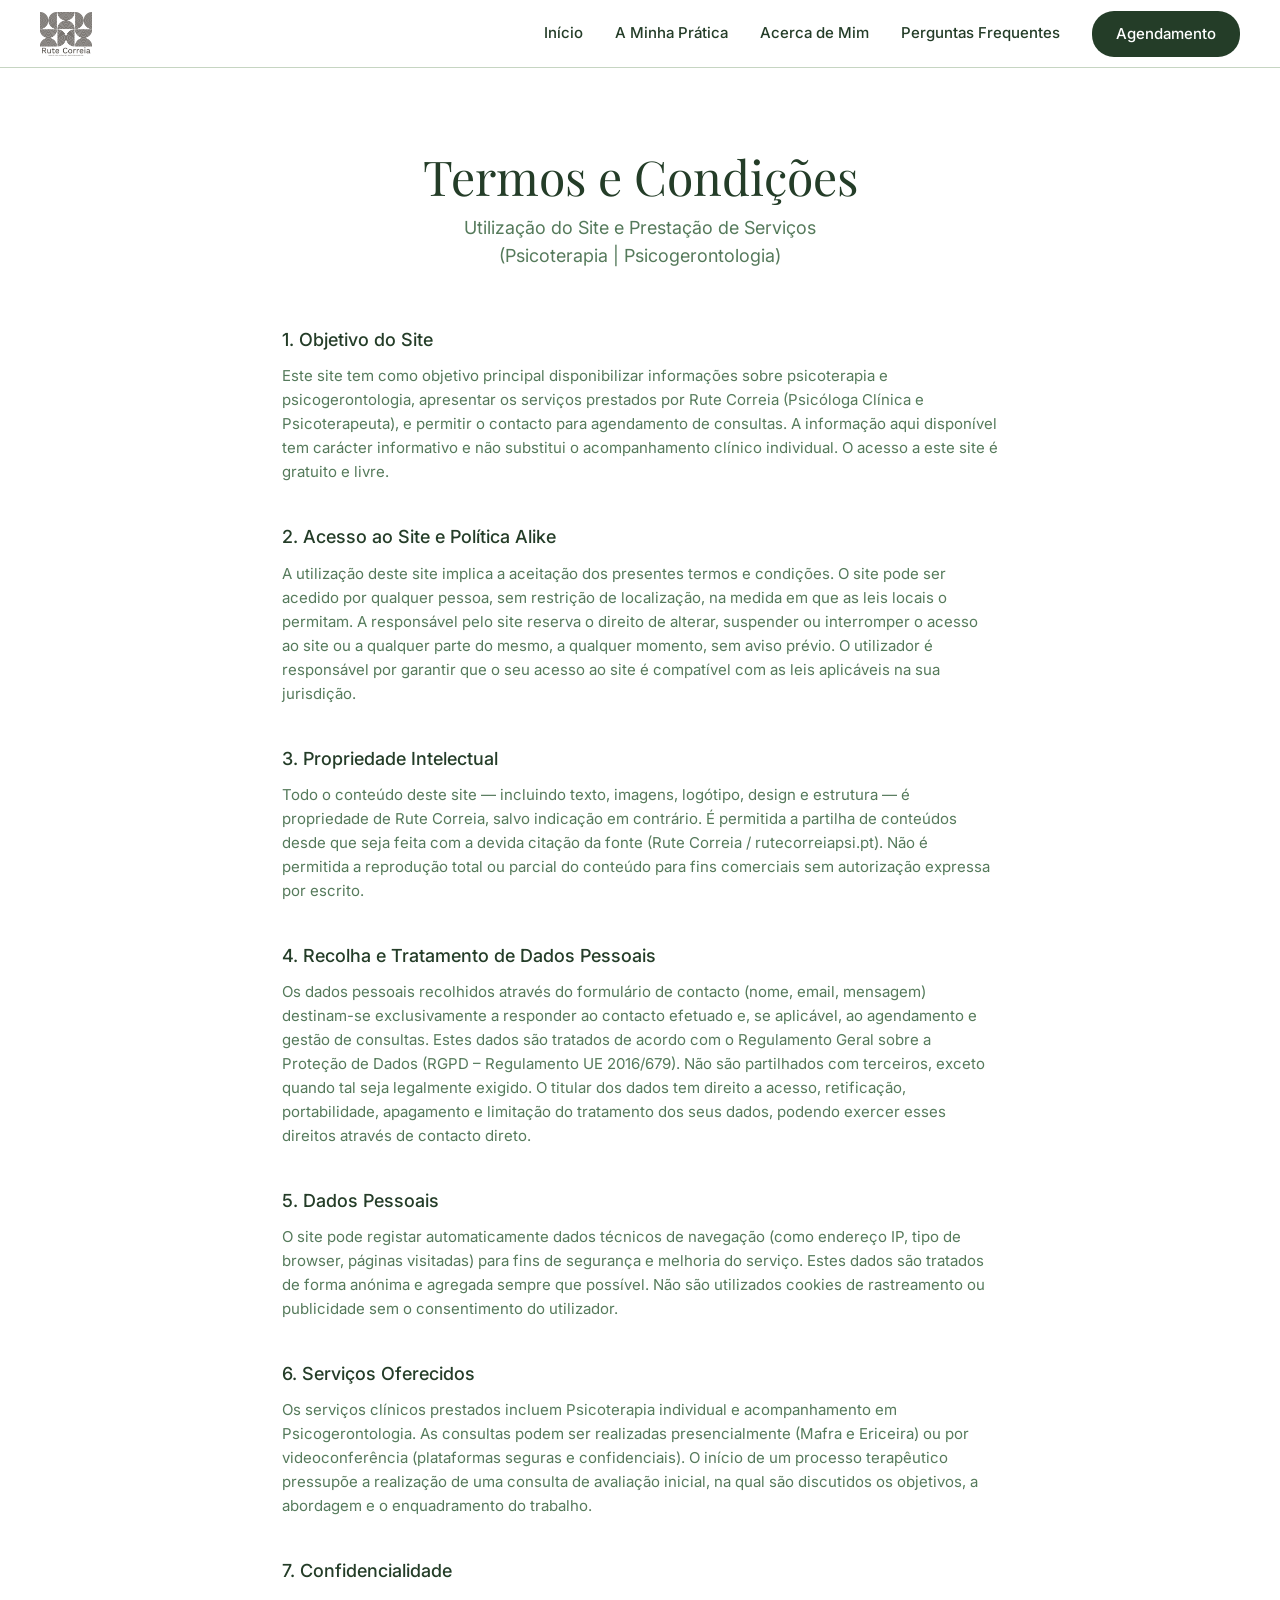
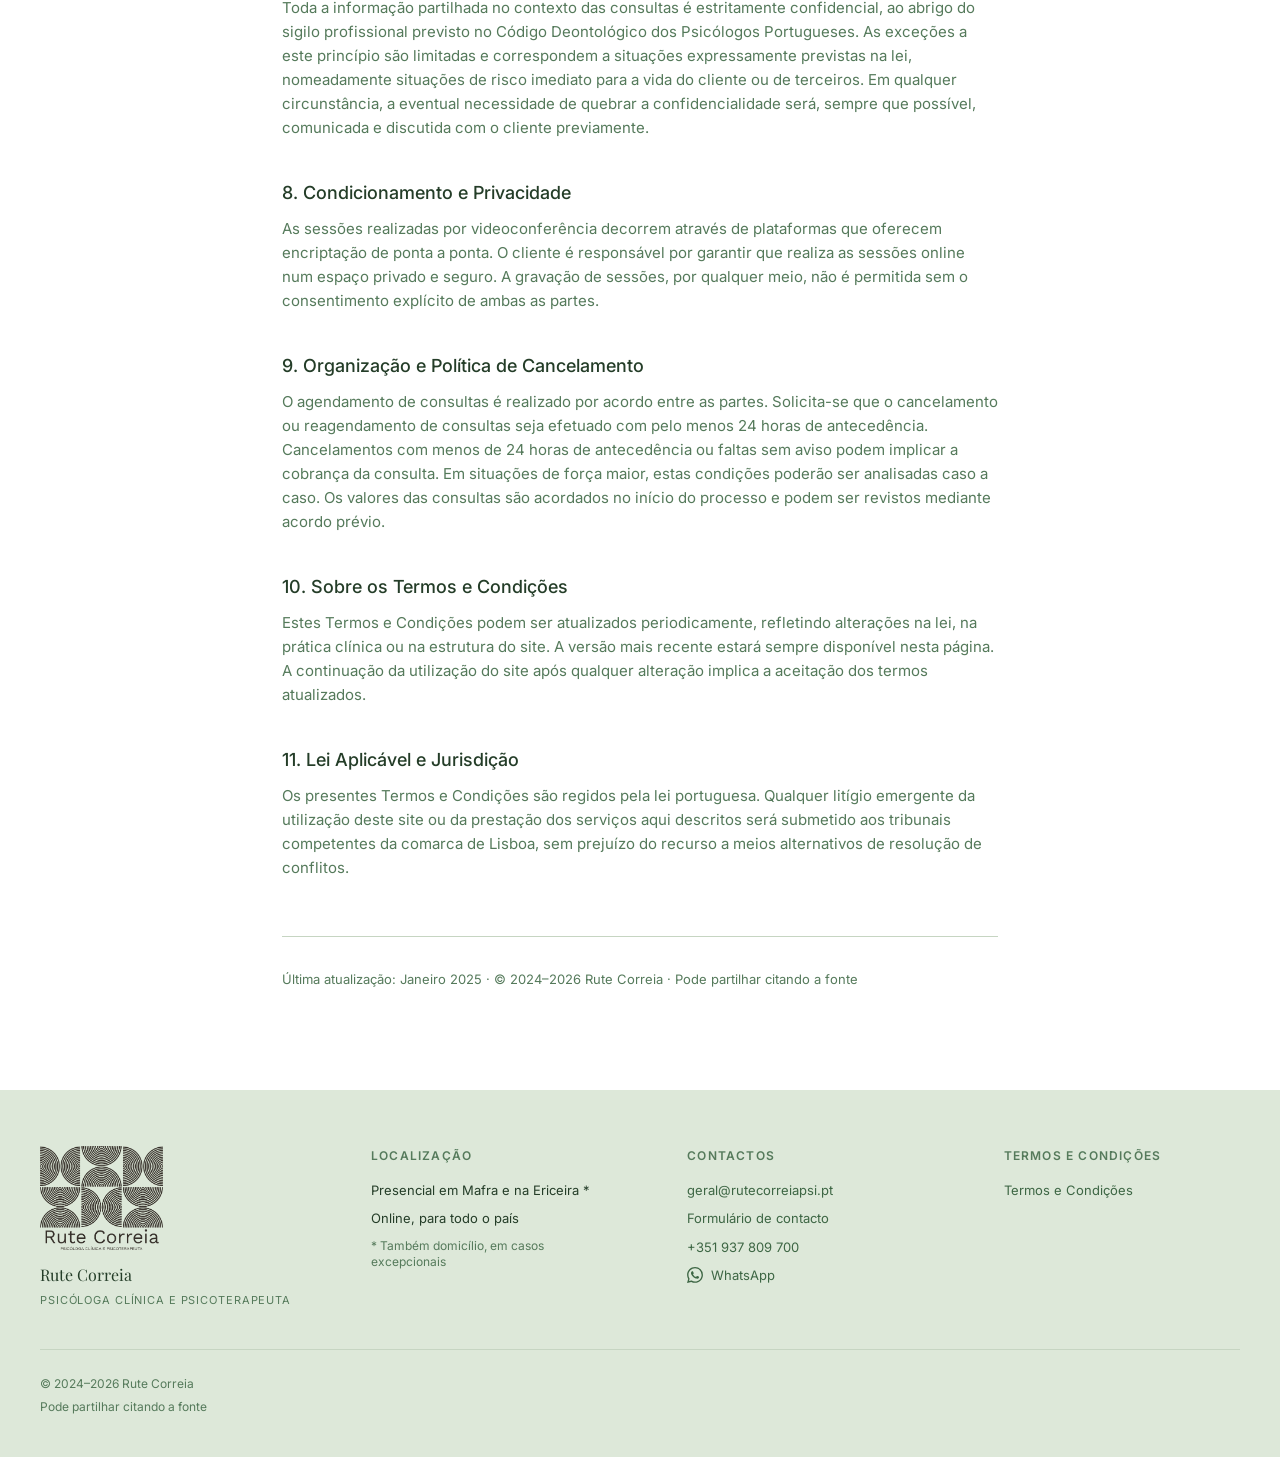
<file: termos.html>
<!DOCTYPE html>
<html lang="pt">
<head>
  <meta charset="UTF-8" />
  <meta name="viewport" content="width=device-width, initial-scale=1.0" />
  <title>Termos e Condições — Rute Correia Psi</title>
  <meta name="description" content="Termos e Condições de utilização do site e prestação de serviços de Psicoterapia e Psicogerontologia." />
  <link rel="stylesheet" href="css/styles.css" />
  <link rel="icon" type="image/svg+xml" href="assets/favicon.svg" />
<link rel="canonical" href="https://www.rutecorreiapsi.pt/termos.html" />
<meta property="og:type" content="website" />
<meta property="og:site_name" content="Rute Correia Psi" />
<meta property="og:title" content="Termos e Condições — Rute Correia Psi" />
<meta property="og:description" content="Termos e Condições de utilização do site e prestação de serviços de Psicoterapia e Psicogerontologia." />
<meta property="og:url" content="https://www.rutecorreiapsi.pt/termos.html" />
<meta property="og:image" content="https://www.rutecorreiapsi.pt/assets/logo.png" />
<meta property="og:locale" content="pt_PT" />
<meta name="twitter:card" content="summary" />
<script type="application/ld+json">{"@context": "https://schema.org", "@type": "Psychologist", "@id": "https://www.rutecorreiapsi.pt/#practice", "name": "Rute Correia — Psicóloga Clínica e Psicoterapeuta", "url": "https://www.rutecorreiapsi.pt/", "email": "geral@rutecorreiapsi.pt", "telephone": "+351937809700", "image": "https://www.rutecorreiapsi.pt/assets/logo.png", "description": "Psicóloga clínica e psicoterapeuta em Mafra e na Ericeira. Consultas presenciais e online para todo o país. Psicoterapia e Psicogerontologia para adolescentes, adultos e adultos mais velhos.", "address": {"@type": "PostalAddress", "streetAddress": "Praceta Joaquim Conceição Gomes 3B", "postalCode": "2640-493", "addressLocality": "Mafra", "addressRegion": "Lisboa", "addressCountry": "PT"}, "hasMap": "https://maps.google.com/?cid=16867187189964043167", "sameAs": ["https://maps.google.com/?cid=16867187189964043167"], "areaServed": [{"@type": "City", "name": "Mafra"}, {"@type": "City", "name": "Ericeira"}, {"@type": "Country", "name": "Portugal"}], "availableLanguage": ["pt-PT", "es"], "knowsAbout": ["Psicoterapia", "Psicogerontologia", "Psicologia clínica"], "priceRange": "$$", "founder": {"@type": "Person", "name": "Rute Correia", "jobTitle": "Psicóloga Clínica e Psicoterapeuta"}}</script>
</head>
<body>

  <!-- ── Navigation ── -->
  <nav class="navbar" role="navigation" aria-label="Navegação principal">
    <div class="navbar__inner">
      <a href="index.html" class="navbar__logo" aria-label="Rute Correia — Início">
        <img src="assets/logo.png" alt="Rute Correia Psi" />
      </a>
      <div class="navbar__nav" id="desktop-nav">
        <a href="index.html"    class="navbar__link" data-page="index.html">Início</a>
        <a href="pratica.html"  class="navbar__link" data-page="pratica.html">A Minha Prática</a>
        <a href="eu.html"       class="navbar__link" data-page="eu.html">Acerca de Mim</a>
        <a href="faqs.html"     class="navbar__link" data-page="faqs.html">Perguntas Frequentes</a>
        <a href="contacto.html" class="btn btn-primary" style="font-size:15px;padding:11px 24px;">Agendamento</a>
      </div>
      <button class="navbar__burger" id="burger" aria-expanded="false" aria-label="Menu">
        <span></span><span></span><span></span>
      </button>
    </div>
  </nav>

  <div class="navbar__mobile" id="mobile-nav">
    <a href="index.html"    class="navbar__link">Início</a>
    <a href="pratica.html"  class="navbar__link">A Minha Prática</a>
    <a href="eu.html"       class="navbar__link">Acerca de Mim</a>
    <a href="faqs.html"     class="navbar__link">Perguntas Frequentes</a>
    <a href="contacto.html" class="btn btn-primary" style="width:fit-content;">Agendamento</a>
  </div>

  <!-- ── Termos ── -->
  <section class="termos-section">
    <div class="container" style="max-width:780px;">
      <div style="text-align:center;margin-bottom:56px;">
        <h1>Termos e Condições</h1>
        <p class="termos-subtitle">Utilização do Site e Prestação de Serviços<br />(Psicoterapia | Psicogerontologia)</p>
      </div>

      <div class="termos-body">

        <h3>1. Objetivo do Site</h3>
        <p>Este site tem como objetivo principal disponibilizar informações sobre psicoterapia e psicogerontologia, apresentar os serviços prestados por Rute Correia (Psicóloga Clínica e Psicoterapeuta), e permitir o contacto para agendamento de consultas. A informação aqui disponível tem carácter informativo e não substitui o acompanhamento clínico individual. O acesso a este site é gratuito e livre.</p>

        <h3>2. Acesso ao Site e Política Alike</h3>
        <p>A utilização deste site implica a aceitação dos presentes termos e condições. O site pode ser acedido por qualquer pessoa, sem restrição de localização, na medida em que as leis locais o permitam. A responsável pelo site reserva o direito de alterar, suspender ou interromper o acesso ao site ou a qualquer parte do mesmo, a qualquer momento, sem aviso prévio. O utilizador é responsável por garantir que o seu acesso ao site é compatível com as leis aplicáveis na sua jurisdição.</p>

        <h3>3. Propriedade Intelectual</h3>
        <p>Todo o conteúdo deste site — incluindo texto, imagens, logótipo, design e estrutura — é propriedade de Rute Correia, salvo indicação em contrário. É permitida a partilha de conteúdos desde que seja feita com a devida citação da fonte (Rute Correia / rutecorreiapsi.pt). Não é permitida a reprodução total ou parcial do conteúdo para fins comerciais sem autorização expressa por escrito.</p>

        <h3>4. Recolha e Tratamento de Dados Pessoais</h3>
        <p>Os dados pessoais recolhidos através do formulário de contacto (nome, email, mensagem) destinam-se exclusivamente a responder ao contacto efetuado e, se aplicável, ao agendamento e gestão de consultas. Estes dados são tratados de acordo com o Regulamento Geral sobre a Proteção de Dados (RGPD – Regulamento UE 2016/679). Não são partilhados com terceiros, exceto quando tal seja legalmente exigido. O titular dos dados tem direito a acesso, retificação, portabilidade, apagamento e limitação do tratamento dos seus dados, podendo exercer esses direitos através de contacto direto.</p>

        <h3>5. Dados Pessoais</h3>
        <p>O site pode registar automaticamente dados técnicos de navegação (como endereço IP, tipo de browser, páginas visitadas) para fins de segurança e melhoria do serviço. Estes dados são tratados de forma anónima e agregada sempre que possível. Não são utilizados cookies de rastreamento ou publicidade sem o consentimento do utilizador.</p>

        <h3>6. Serviços Oferecidos</h3>
        <p>Os serviços clínicos prestados incluem Psicoterapia individual e acompanhamento em Psicogerontologia. As consultas podem ser realizadas presencialmente (Mafra e Ericeira) ou por videoconferência (plataformas seguras e confidenciais). O início de um processo terapêutico pressupõe a realização de uma consulta de avaliação inicial, na qual são discutidos os objetivos, a abordagem e o enquadramento do trabalho.</p>

        <h3>7. Confidencialidade</h3>
        <p>Toda a informação partilhada no contexto das consultas é estritamente confidencial, ao abrigo do sigilo profissional previsto no Código Deontológico dos Psicólogos Portugueses. As exceções a este princípio são limitadas e correspondem a situações expressamente previstas na lei, nomeadamente situações de risco imediato para a vida do cliente ou de terceiros. Em qualquer circunstância, a eventual necessidade de quebrar a confidencialidade será, sempre que possível, comunicada e discutida com o cliente previamente.</p>

        <h3>8. Condicionamento e Privacidade</h3>
        <p>As sessões realizadas por videoconferência decorrem através de plataformas que oferecem encriptação de ponta a ponta. O cliente é responsável por garantir que realiza as sessões online num espaço privado e seguro. A gravação de sessões, por qualquer meio, não é permitida sem o consentimento explícito de ambas as partes.</p>

        <h3>9. Organização e Política de Cancelamento</h3>
        <p>O agendamento de consultas é realizado por acordo entre as partes. Solicita-se que o cancelamento ou reagendamento de consultas seja efetuado com pelo menos 24 horas de antecedência. Cancelamentos com menos de 24 horas de antecedência ou faltas sem aviso podem implicar a cobrança da consulta. Em situações de força maior, estas condições poderão ser analisadas caso a caso. Os valores das consultas são acordados no início do processo e podem ser revistos mediante acordo prévio.</p>

        <h3>10. Sobre os Termos e Condições</h3>
        <p>Estes Termos e Condições podem ser atualizados periodicamente, refletindo alterações na lei, na prática clínica ou na estrutura do site. A versão mais recente estará sempre disponível nesta página. A continuação da utilização do site após qualquer alteração implica a aceitação dos termos atualizados.</p>

        <h3>11. Lei Aplicável e Jurisdição</h3>
        <p>Os presentes Termos e Condições são regidos pela lei portuguesa. Qualquer litígio emergente da utilização deste site ou da prestação dos serviços aqui descritos será submetido aos tribunais competentes da comarca de Lisboa, sem prejuízo do recurso a meios alternativos de resolução de conflitos.</p>

        <div style="margin-top:56px;padding-top:32px;border-top:1px solid var(--divider);">
          <p class="text-secondary" style="font-size:13px;">Última atualização: Janeiro 2025 · © 2024–2026 Rute Correia · Pode partilhar citando a fonte</p>
        </div>

      </div>
    </div>
  </section>

  <!-- ── Footer ── -->
  <footer class="footer" role="contentinfo">
    <div class="container">
      <div class="footer__inner">
        <div class="footer__brand">
          <img src="assets/logo.png" alt="Rute Correia Psi" class="footer__logo" />
          <p class="footer__brand-name">Rute Correia</p>
          <p class="footer__brand-sub">Psicóloga clínica e psicoterapeuta</p>
        </div>
        <div class="footer__col">
          <p class="footer__col-title">Localização</p>
          <ul>
            <li>Presencial em Mafra e na Ericeira *</li>
            <li>Online, para todo o país</li>
            <li style="color:var(--secondary-text);font-size:12px;">* Também domicílio, em casos excepcionais</li>
          </ul>
        </div>
        <div class="footer__col">
          <p class="footer__col-title">Contactos</p>
          <ul>
            <li><a href="mailto:geral@rutecorreiapsi.pt">geral@rutecorreiapsi.pt</a></li>
            <li><a href="contacto.html">Formulário de contacto</a></li>
            <li><a href="tel:+351937809700">+351 937 809 700</a></li>
            <li><a href="https://wa.me/351937809700?text=Ol%C3%A1%2C%20gostaria%20de%20obter%20informa%C3%A7%C3%B5es%20sobre%20consultas." class="footer__wa" target="_blank" rel="noopener"><svg viewBox="0 0 24 24" aria-hidden="true" focusable="false"><path d="M17.472 14.382c-.297-.149-1.758-.867-2.03-.967-.273-.099-.471-.148-.67.15-.197.297-.767.966-.94 1.164-.173.199-.347.223-.644.075-.297-.15-1.255-.463-2.39-1.475-.883-.788-1.48-1.761-1.653-2.059-.173-.297-.018-.458.13-.606.134-.133.298-.347.446-.52.149-.174.198-.298.298-.497.099-.198.05-.371-.025-.52-.075-.149-.669-1.612-.916-2.207-.242-.579-.487-.5-.669-.51-.173-.008-.371-.01-.57-.01-.198 0-.52.074-.792.372-.272.297-1.04 1.016-1.04 2.479 0 1.462 1.065 2.875 1.213 3.074.149.198 2.096 3.2 5.077 4.487.709.306 1.262.489 1.694.625.712.227 1.36.195 1.871.118.571-.085 1.758-.719 2.006-1.413.248-.694.248-1.289.173-1.413-.074-.124-.272-.198-.57-.347m-5.421 7.403h-.004a9.87 9.87 0 01-5.031-1.378l-.361-.214-3.741.982.998-3.648-.235-.374a9.860 9.860 0 01-1.510-5.260c.001-5.450 4.436-9.884 9.888-9.884 2.640 0 5.122 1.030 6.988 2.898a9.825 9.825 0 012.893 6.994c-.003 5.450-4.437 9.884-9.885 9.884m8.413-18.297A11.815 11.815 0 0012.050 0C5.495 0 .160 5.335.157 11.892c0 2.096.547 4.142 1.588 5.945L.057 24l6.305-1.654a11.882 11.882 0 005.683 1.448h.005c6.554 0 11.890-5.335 11.893-11.893a11.821 11.821 0 00-3.480-8.413Z"/></svg><span>WhatsApp</span></a></li>
          </ul>
        </div>
        <div class="footer__col">
          <p class="footer__col-title">Termos e Condições</p>
          <ul>
            <li><a href="termos.html">Termos e Condições</a></li>
          </ul>
        </div>
      </div>
      <div class="footer__bottom">
        <p>© 2024–2026 Rute Correia</p>
        <p>Pode partilhar citando a fonte</p>
      </div>
    </div>
  </footer>

  <a href="https://wa.me/351937809700?text=Ol%C3%A1%2C%20gostaria%20de%20obter%20informa%C3%A7%C3%B5es%20sobre%20consultas." class="wa-fab" target="_blank" rel="noopener" aria-label="Falar pelo WhatsApp"><svg viewBox="0 0 24 24" aria-hidden="true" focusable="false"><path d="M17.472 14.382c-.297-.149-1.758-.867-2.03-.967-.273-.099-.471-.148-.67.15-.197.297-.767.966-.94 1.164-.173.199-.347.223-.644.075-.297-.15-1.255-.463-2.39-1.475-.883-.788-1.48-1.761-1.653-2.059-.173-.297-.018-.458.13-.606.134-.133.298-.347.446-.52.149-.174.198-.298.298-.497.099-.198.05-.371-.025-.52-.075-.149-.669-1.612-.916-2.207-.242-.579-.487-.5-.669-.51-.173-.008-.371-.01-.57-.01-.198 0-.52.074-.792.372-.272.297-1.04 1.016-1.04 2.479 0 1.462 1.065 2.875 1.213 3.074.149.198 2.096 3.2 5.077 4.487.709.306 1.262.489 1.694.625.712.227 1.36.195 1.871.118.571-.085 1.758-.719 2.006-1.413.248-.694.248-1.289.173-1.413-.074-.124-.272-.198-.57-.347m-5.421 7.403h-.004a9.87 9.87 0 01-5.031-1.378l-.361-.214-3.741.982.998-3.648-.235-.374a9.860 9.860 0 01-1.510-5.260c.001-5.450 4.436-9.884 9.888-9.884 2.640 0 5.122 1.030 6.988 2.898a9.825 9.825 0 012.893 6.994c-.003 5.450-4.437 9.884-9.885 9.884m8.413-18.297A11.815 11.815 0 0012.050 0C5.495 0 .160 5.335.157 11.892c0 2.096.547 4.142 1.588 5.945L.057 24l6.305-1.654a11.882 11.882 0 005.683 1.448h.005c6.554 0 11.890-5.335 11.893-11.893a11.821 11.821 0 00-3.480-8.413Z"/></svg></a>

  <script src="js/main.js"></script>
</body>
</html>
</file>
<file: css/styles.css>
/* ============================================================
   Rute Correia Psi — Shared Stylesheet
   Brand Guidelines v1.0
   ============================================================ */

/* Google Fonts */
@import url('https://fonts.googleapis.com/css2?family=Playfair+Display:ital,wght@0,400;0,500;0,600;1,400;1,500&family=Inter:wght@300;400;500;600&display=swap');

/* ── CSS Variables ── */
:root {
  --primary:        #243D28;
  --primary-mid:    #3D6644;
  --secondary-text: #557A5B;
  --bg-warm:        #EEF3EB;
  --bg-mid:         #DDE8D9;
  --bg-light:       #BFCFBA;
  --divider:        #C6D5C2;
  --white:          #FFFFFF;

  --font-heading:   'Playfair Display', Georgia, serif;
  --font-body:      'Inter', system-ui, sans-serif;

  --max-width:      1100px;
  --section-pad:    80px;
  --card-pad:       32px;
  --radius:         8px;
  --btn-radius:     22px;
}

/* ── Reset & Base ── */
*, *::before, *::after { box-sizing: border-box; margin: 0; padding: 0; }

html { scroll-behavior: smooth; }

body {
  font-family: var(--font-body);
  font-size: 16px;
  line-height: 1.6;
  color: var(--primary);
  background: var(--white);
  -webkit-font-smoothing: antialiased;
}

img { max-width: 100%; display: block; }
a  { color: inherit; text-decoration: none; }
ul { list-style: none; }

/* ── Typography ── */
h1 {
  font-family: var(--font-heading);
  font-size: 48px;
  font-weight: 400;
  line-height: 1.2;
  color: var(--primary);
}
h2 {
  font-family: var(--font-heading);
  font-size: 34px;
  font-weight: 400;
  line-height: 1.3;
  color: var(--primary);
}
h3 {
  font-family: var(--font-body);
  font-size: 22px;
  font-weight: 500;
  line-height: 1.4;
  color: var(--primary);
}
h4 {
  font-family: var(--font-body);
  font-size: 18px;
  font-weight: 500;
  line-height: 1.4;
  color: var(--primary);
}
p {
  font-size: 16px;
  line-height: 1.6;
  color: var(--primary);
  margin-bottom: 24px;
}
p:last-child { margin-bottom: 0; }

.text-secondary { color: var(--secondary-text); font-size: 14px; line-height: 1.6; }
.text-small     { font-size: 14px; }

/* ── Layout Containers ── */
.container {
  width: 100%;
  max-width: var(--max-width);
  margin: 0 auto;
  padding: 0 32px;
}

.section {
  padding: var(--section-pad) 0;
}
.section--warm {
  background: var(--bg-warm);
}
.section--white {
  background: var(--white);
}
.section--dark {
  background: var(--primary);
}

/* ── Divider ── */
.divider {
  height: 1px;
  background: var(--divider);
  width: 100%;
  margin: 0;
}

/* ── Buttons ── */
.btn {
  display: inline-block;
  font-family: var(--font-body);
  font-weight: 500;
  font-size: 16px;
  border-radius: var(--btn-radius);
  cursor: pointer;
  transition: opacity 0.2s, background 0.2s;
  text-align: center;
  border: none;
}
.btn:hover { opacity: 0.85; }

.btn-primary {
  background: var(--primary);
  color: var(--white);
  padding: 14px 28px;
}
.btn-secondary {
  background: transparent;
  color: var(--primary);
  border: 1px solid var(--primary);
  padding: 13px 26px;
}
.btn-primary:hover  { opacity: 0.88; }
.btn-secondary:hover { background: var(--primary); color: var(--white); }

/* ── Navigation ── */
.navbar {
  position: fixed;
  top: 0; left: 0; right: 0;
  z-index: 100;
  background: rgba(255,255,255,0.97);
  border-bottom: 1px solid var(--divider);
  height: 68px;
  display: flex;
  align-items: center;
  transform: translateY(0);
  transition: transform 0.3s ease;
}
.navbar--hidden {
  transform: translateY(-100%);
}
.navbar__inner {
  display: flex;
  align-items: center;
  justify-content: space-between;
  width: 100%;
  padding: 0 40px;
}
.navbar__logo img {
  height: 44px;
  width: auto;
}
.navbar__nav {
  display: flex;
  align-items: center;
  gap: 32px;
}
.navbar__link {
  font-family: var(--font-body);
  font-weight: 500;
  font-size: 15px;
  color: var(--primary);
  position: relative;
  padding-bottom: 2px;
}
.navbar__link::after {
  content: '';
  position: absolute;
  bottom: 0; left: 0;
  width: 0; height: 1px;
  background: var(--primary);
  transition: width 0.2s;
}
.navbar__link:hover::after,
.navbar__link.active::after { width: 100%; }

.navbar__burger {
  display: none;
  flex-direction: column;
  gap: 5px;
  cursor: pointer;
  background: none;
  border: none;
  padding: 4px;
}
.navbar__burger span {
  display: block;
  width: 24px; height: 2px;
  background: var(--primary);
  transition: transform 0.2s;
}

/* Mobile nav */
.navbar__mobile {
  display: none;
  flex-direction: column;
  position: fixed;
  top: 68px; left: 0; right: 0;
  background: var(--white);
  border-bottom: 1px solid var(--divider);
  padding: 24px 32px;
  gap: 20px;
  z-index: 99;
}
.navbar__mobile.open { display: flex; }
.navbar__mobile .navbar__link { font-size: 16px; }

/* body offset for fixed nav */
body { padding-top: 68px; }

/* ── Hero Sections ── */
.hero {
  position: relative;
  width: 100%;
  overflow: hidden;
  display: flex;
  align-items: center;
  justify-content: flex-start;
}

/* HOME — full-screen with park watercolor image */
.hero--home {
  min-height: calc(100vh - 68px);
  background-image: url('../site_assets/RCPsiSite_Watercolor_park_bright.webp');
  background-size: cover;
  background-position: center 40%;
  align-items: stretch; /* content spans full hero height */
}
.hero--home::before {
  content: '';
  position: absolute; inset: 0;
  background: linear-gradient(
    to right,
    rgba(14, 30, 16, 0.22) 0%,
    rgba(14, 30, 16, 0.08) 50%,
    rgba(14, 30, 16, 0.01) 100%
  );
  pointer-events: none;
}
.hero__content {
  position: relative;
  z-index: 2;
  padding: 80px 64px;
}

/* HOME: full-height flex layout — title top, welcome bottom-right */
.hero--home .hero__content {
  flex: 1;
  display: flex;
  flex-direction: column;
  justify-content: space-between;
  padding: 110px 96px 80px;   /* generous top + left breathing room */
  min-height: calc(100vh - 68px);
}
.hero__title-block {
  max-width: 62%;
}
.mobile-br { display: none; }
.hero--home .hero__content h1 {
  font-size: clamp(68px, 9.5vw, 110px);
  color: var(--white);
  text-shadow: 0 2px 20px rgba(0,0,0,0.55), 0 1px 6px rgba(0,0,0,0.35);
  margin-bottom: 24px;
}
.hero__subtitle {
  font-family: var(--font-body);
  font-size: clamp(20px, 2.8vw, 30px);
  font-weight: 500;
  line-height: 1.4;
  color: rgba(255,255,255,0.93);
  text-shadow: 0 1px 10px rgba(0,0,0,0.45);
}
.hero__bottom-row {
  display: flex;
  justify-content: flex-end;
  padding-right: 32px;   /* pull away from right edge */
  padding-bottom: 16px;  /* pull away from bottom edge */
}
.hero__welcome-block {
  width: 52%;
  padding: 42px 52px;    /* generous internal breathing room */
  background: rgba(10, 24, 12, 0.38);
  border-radius: var(--radius);
  backdrop-filter: blur(4px);
  -webkit-backdrop-filter: blur(4px);
}
.hero__welcome-block h2 {
  font-family: var(--font-heading);
  font-size: clamp(26px, 3vw, 36px);
  font-weight: 400;
  color: var(--white);
  line-height: 1.3;
  margin-bottom: 20px;
}
.hero__welcome-block p {
  font-size: clamp(17px, 1.55vw, 20px);
  color: rgba(255,255,255,0.85);
  line-height: 1.7;
  margin-bottom: 16px;
}
.hero__welcome-block p:last-child { margin-bottom: 0; }

/* DARK — image with dark overlay + quote */
.hero--dark {
  min-height: 420px;
  justify-content: center;
}
.hero--dark::before {
  content: '';
  position: absolute; inset: 0;
  background: rgba(12, 28, 14, 0.32);
  pointer-events: none;
}
.hero--dark-img {
  background-image: url('../site_assets/ConsultRuteCorreiaPsi_tonedSite.webp');
  background-size: cover;
  background-position: center;
}
.hero--dark .hero__content {
  max-width: 700px;
  text-align: center;
  padding: 80px 32px;
}
.hero--dark .hero__content blockquote {
  font-family: var(--font-heading);
  font-size: clamp(20px, 3vw, 28px);
  font-style: italic;
  font-weight: 400;
  color: var(--white);
  line-height: 1.4;
  margin-bottom: 16px;
  text-shadow: 0 2px 16px rgba(0,0,0,0.5), 0 1px 4px rgba(0,0,0,0.35);
}
.hero--dark .hero__content cite {
  font-family: var(--font-body);
  font-size: 13px;
  color: rgba(255,255,255,0.65);
  font-style: normal;
  letter-spacing: 0.03em;
}

/* FAQS — wheat/tranquility image */
.hero--faqs {
  min-height: 320px;
  justify-content: center;
  background-image: url('../site_assets/TrigoTranquilidadeHarmonia2_tonedSite.webp');
  background-size: cover;
  background-position: center;
}
.hero--faqs::before {
  content: '';
  position: absolute; inset: 0;
  background: rgba(16, 34, 18, 0.20);
  pointer-events: none;
}
.hero--faqs .hero__content {
  text-align: center;
  padding: 80px 32px;
}
.hero--faqs .hero__content h1 {
  font-size: clamp(36px, 5vw, 56px);
  color: var(--white);
  text-shadow: 0 2px 16px rgba(0,0,0,0.55), 0 1px 4px rgba(0,0,0,0.4);
}

/* CONTACTO — person walking image */
.hero--contacto {
  min-height: 420px;
  background-image: url('../site_assets/PessoaPassoFuturoMelhor_tonedSite.webp');
  background-size: cover;
  background-position: center 30%;
}
.hero--contacto::before {
  content: '';
  position: absolute; inset: 0;
  background: linear-gradient(
    to right,
    rgba(14, 30, 16, 0.45) 0%,
    rgba(14, 30, 16, 0.18) 60%,
    transparent 100%
  );
  pointer-events: none;
}
.hero--contacto .hero__content {
  padding: 80px 64px;
}
.hero--contacto .hero__content h1 {
  color: var(--white);
  text-shadow: 0 2px 16px rgba(0,0,0,0.55), 0 1px 4px rgba(0,0,0,0.4);
  max-width: 400px;
}

/* ── Cards ── */
.card {
  background: var(--white);
  border-radius: var(--radius);
  padding: var(--card-pad);
  box-shadow: 0 2px 12px rgba(36,61,40,0.07);
}

/* ── Explore / Nav Cards ── */
.explore-grid {
  display: grid;
  grid-template-columns: repeat(3, 1fr);
  gap: 24px;
  margin-top: 40px;
}
.explore-card {
  background: var(--white);
  border-radius: var(--radius);
  padding: 40px 36px;
  box-shadow: 0 2px 12px rgba(36,61,40,0.07);
  cursor: pointer;
  transition: transform 0.2s, box-shadow 0.2s;
  border: 1px solid transparent;
  display: flex;
  flex-direction: column;
  gap: 12px;
}
.explore-card:hover {
  transform: translateY(-3px);
  box-shadow: 0 6px 24px rgba(36,61,40,0.12);
  border-color: var(--divider);
}
.explore-card__label {
  font-size: 12px;
  font-weight: 500;
  letter-spacing: 0.12em;
  text-transform: uppercase;
  color: var(--secondary-text);
}
.explore-card__title {
  font-family: var(--font-heading);
  font-size: 26px;
  color: var(--primary);
  line-height: 1.3;
}
.explore-card__desc {
  font-size: 16px;
  color: var(--secondary-text);
  line-height: 1.6;
  flex: 1;
}
.explore-card__arrow {
  font-size: 22px;
  color: var(--primary);
  align-self: flex-end;
}

/* ── Two-Column Layout ── */
.two-col {
  display: grid;
  grid-template-columns: 1fr 1fr;
  gap: 64px;
  align-items: center;
}
.two-col--reverse { direction: rtl; }
.two-col--reverse > * { direction: ltr; }

/* ── Section Images ── */
.section-img {
  width: 100%;
  border-radius: var(--radius);
  overflow: hidden;
  display: block;
}
.section-img img {
  width: 100%;
  height: 100%;
  object-fit: cover;
  display: block;
  border-radius: var(--radius);
}
.section-img--tall img   { min-height: 360px; max-height: 480px; object-position: center top; }
.section-img--square img { aspect-ratio: 1; }
.section-img--portrait img {
  min-height: 420px;
  max-height: 520px;
  object-position: center top;
}

/* ── Contact Form ── */
.form-grid {
  display: grid;
  grid-template-columns: 1fr 1fr;
  gap: 16px;
  margin-bottom: 16px;
}
.form-group {
  display: flex;
  flex-direction: column;
  gap: 6px;
  margin-bottom: 16px;
}
.form-group.full { grid-column: 1 / -1; }
.form-group label {
  font-size: 13px;
  font-weight: 500;
  color: var(--secondary-text);
}
.form-group input,
.form-group textarea,
.form-group select {
  width: 100%;
  box-sizing: border-box;
  font-family: var(--font-body);
  font-size: 15px;
  color: var(--primary);
  border: 1px solid var(--divider);
  border-radius: 6px;
  padding: 11px 14px;
  background: var(--white);
  transition: border-color 0.2s;
  resize: vertical;
}
.form-group input:focus,
.form-group textarea:focus,
.form-group select:focus {
  outline: none;
  border-color: var(--primary-mid);
}
.form-group input::placeholder,
.form-group textarea::placeholder {
  color: var(--bg-light);
}
.form-group textarea { min-height: 140px; }

/* ── Accordion ── */
.accordion {
  border-top: 1px solid var(--divider);
}
.accordion-item {
  border-bottom: 1px solid var(--divider);
}
.accordion-btn {
  width: 100%;
  background: none;
  border: none;
  padding: 20px 0;
  display: flex;
  justify-content: space-between;
  align-items: center;
  cursor: pointer;
  gap: 16px;
  text-align: left;
}
.accordion-btn__text {
  font-family: var(--font-body);
  font-size: 16px;
  font-weight: 500;
  color: var(--primary);
  line-height: 1.4;
}
.accordion-btn__icon {
  flex-shrink: 0;
  width: 24px; height: 24px;
  display: flex; align-items: center; justify-content: center;
  border-radius: 50%;
  border: 1px solid var(--divider);
  font-size: 18px;
  color: var(--secondary-text);
  transition: transform 0.25s, background 0.2s;
  line-height: 1;
}
.accordion-item.open .accordion-btn__icon {
  transform: rotate(45deg);
  background: var(--primary);
  color: var(--white);
  border-color: var(--primary);
}
.accordion-body {
  overflow: hidden;
  max-height: 0;
  transition: max-height 0.3s ease;
}
.accordion-body__inner {
  padding: 0 0 24px;
  font-size: 15px;
  color: var(--secondary-text);
  line-height: 1.7;
}
.accordion-body__inner p { color: var(--secondary-text); font-size: 15px; }
.accordion-body__inner p:last-child { margin-bottom: 0; }

/* ── Tag Grid (Áreas de Intervenção) ── */
.tag-grid {
  display: grid;
  grid-template-columns: repeat(4, 1fr);
  gap: 12px;
  margin-top: 32px;
}
.tag {
  background: var(--white);
  border: 1px solid var(--divider);
  border-radius: 6px;
  padding: 14px 18px;
  font-size: 14px;
  font-weight: 500;
  color: var(--primary);
  line-height: 1.4;
}

/* ── Section Header ── */
.section-header { margin-bottom: 40px; }
.section-header h2 { margin-bottom: 16px; }
.section-header p  { max-width: 640px; }

/* ── Areas Section ── */
.areas-section {
  padding: 60px 0;
  background: var(--bg-warm);
}
.areas-section + .areas-section {
  background: var(--white);
  border-top: 1px solid var(--divider);
}
.areas-label {
  font-size: 11px;
  font-weight: 500;
  letter-spacing: 0.12em;
  text-transform: uppercase;
  color: var(--secondary-text);
  margin-bottom: 8px;
}
.areas-title {
  font-family: var(--font-heading);
  font-size: 28px;
  font-weight: 400;
  color: var(--primary);
  margin-bottom: 32px;
}

/* ── Footer ── */
.footer {
  background: var(--bg-mid);
  color: var(--primary);
  padding: 56px 0 40px;
}
.footer .container {
  max-width: none;
  padding: 0 40px;
}
.footer__inner {
  display: grid;
  grid-template-columns: auto 1fr 1fr 1fr;
  gap: 80px;
  align-items: start;
}
.footer__brand {}
.footer__logo {
  height: 104px;
  width: auto;
  margin-bottom: 12px;
}
.footer__brand-name {
  font-family: var(--font-heading);
  font-size: 16px;
  color: var(--primary);
  margin-bottom: 4px;
}
.footer__brand-sub {
  font-size: 11px;
  color: var(--secondary-text);
  text-transform: uppercase;
  letter-spacing: 0.08em;
}

.footer__col-title {
  font-size: 12px;
  font-weight: 600;
  letter-spacing: 0.1em;
  text-transform: uppercase;
  color: var(--secondary-text);
  margin-bottom: 16px;
}
.footer__col ul { display: flex; flex-direction: column; gap: 10px; }
.footer__col li {
  font-size: 13px;
  color: var(--primary);
  line-height: 1.4;
}
.footer__col a {
  color: var(--primary-mid);
  transition: color 0.2s;
}
.footer__col a:hover { color: var(--primary); text-decoration: underline; }

.footer__bottom {
  margin-top: 40px;
  padding-top: 24px;
  border-top: 1px solid var(--divider);
  display: flex;
  flex-direction: column;
  align-items: flex-start;
  gap: 4px;
}
.footer__bottom p { font-size: 12px; color: var(--secondary-text); margin: 0; }

/* ── Home-specific sections ── */
.welcome-section {
  padding: 72px 0;
}
.welcome-section h2 {
  margin-bottom: 24px;
  max-width: 600px;
}

.contact-teaser {
  background: var(--bg-warm);
  padding: var(--section-pad) 0;
}
.contact-teaser__grid {
  display: grid;
  grid-template-columns: 1fr 420px;
  gap: 64px;
  align-items: start;
}
.contact-teaser h2 { margin-bottom: 20px; }
.contact-teaser p  { color: var(--secondary-text); }

/* ── Situations accordion section ── */
.situations-section {
  padding: var(--section-pad) 0;
  background: var(--white);
}
.situations-section h2 {
  margin-bottom: 8px;
}
.situations-section .subtitle {
  font-family: var(--font-heading);
  font-size: 22px;
  font-style: italic;
  color: var(--secondary-text);
  margin-bottom: 40px;
}

/* ── Prática sections ── */
.practice-section {
  padding: var(--section-pad) 0;
}
.practice-section h2 { margin-bottom: 20px; }
.practice-section p  { color: var(--secondary-text); }

/* ── Eu / About sections ── */
.about-intro {
  padding: 80px 0;
}
.about-intro__grid {
  display: grid;
  grid-template-columns: 1fr 380px;
  gap: 64px;
  align-items: start;
}
.about-intro h2 { margin-bottom: 28px; }

.about-background {
  padding: 80px 0;
  background: var(--bg-warm);
}
.about-background__grid {
  display: grid;
  grid-template-columns: 380px 1fr;
  gap: 64px;
  align-items: start;
}
.about-background h2 { margin-bottom: 24px; }

/* ── FAQs ── */
.faqs-cta {
  background: var(--bg-warm);
  padding: 72px 0;
  text-align: center;
}
.faqs-cta h3 { margin-bottom: 12px; }
.faqs-cta p  { margin-bottom: 32px; color: var(--secondary-text); }

/* ── Contacto ── */
.contacto-section {
  padding: var(--section-pad) 0;
}
.contacto-grid {
  display: grid;
  grid-template-columns: 1fr minmax(0, 480px);
  gap: 80px;
  align-items: start;
}
.contacto-grid .card { min-width: 0; overflow: hidden; }
.contacto-info h3 { margin-bottom: 20px; }
.contacto-info p  { color: var(--secondary-text); }
.contacto-list {
  margin: 20px 0 24px;
  padding-left: 20px;
  list-style: disc;
}
.contacto-list li {
  font-size: 15px;
  color: var(--secondary-text);
  margin-bottom: 8px;
  line-height: 1.5;
}
.contacto-list em { font-style: normal; color: var(--primary-mid); }

.contacto-note {
  margin-top: 24px;
  padding: 20px 24px;
  background: var(--bg-warm);
  border-radius: var(--radius);
  font-size: 14px;
  color: var(--secondary-text);
}

/* ── Termos ── */
.termos-section {
  padding: 80px 0 100px;
}
.termos-section h1 {
  margin-bottom: 8px;
}
.termos-subtitle {
  font-family: var(--font-body);
  font-size: 18px;
  font-weight: 400;
  color: var(--secondary-text);
  margin-bottom: 56px;
  text-align: center;
}
.termos-body h3 {
  margin: 40px 0 12px;
  font-size: 18px;
}
.termos-body p {
  color: var(--secondary-text);
  font-size: 15px;
}
.termos-body ul {
  list-style: disc;
  padding-left: 24px;
  margin-bottom: 24px;
}
.termos-body ul li {
  font-size: 15px;
  color: var(--secondary-text);
  margin-bottom: 6px;
  line-height: 1.6;
}

/* ── Page Hero ── */
.page-hero {
  padding: 80px 0 60px;
  text-align: center;
}
.page-hero h1 { margin-bottom: 16px; }

/* ── Responsive ── */
@media (max-width: 1024px) {
  .tag-grid { grid-template-columns: repeat(3, 1fr); }
  .footer__inner { grid-template-columns: 1fr 1fr; gap: 40px; }
}

@media (max-width: 768px) {
  :root { --section-pad: 64px; }
  h1 { font-size: 36px; }
  h2 { font-size: 28px; }

  .navbar__nav { display: none; }
  .navbar__burger { display: flex; }

  .explore-grid { grid-template-columns: 1fr; }
  .two-col { grid-template-columns: 1fr; gap: 48px; }
  .two-col--reverse { direction: ltr; }

  .contact-teaser__grid { grid-template-columns: 1fr; }
  .contacto-grid { grid-template-columns: 1fr; }
  .about-intro__grid { grid-template-columns: 1fr; }
  .about-background__grid { grid-template-columns: 1fr; }
  .tag-grid { grid-template-columns: repeat(2, 1fr); gap: 10px; }
  .tag { padding: 12px 14px; }
  .footer__inner { grid-template-columns: 1fr; gap: 32px; }
  .footer__bottom { gap: 4px; }
  .form-grid { grid-template-columns: 1fr; }

  .accordion-btn { padding: 22px 0; }

  .hero--contacto .hero__content { padding: 56px 32px; }

  .mobile-br { display: block; }

  /* Home hero — stack vertically on mobile */
  .hero--home .hero__content { padding: 48px 24px 40px; min-height: calc(100vh - 68px); }
  .hero__title-block { max-width: 100%; }
  .hero__bottom-row { justify-content: flex-start; padding-right: 0; margin-top: 40px; }
  .hero__welcome-block { width: 100%; max-width: 100%; padding: 32px 28px; }
}

@media (max-width: 480px) {
  .container { padding: 0 20px; }
  .tag-grid { grid-template-columns: 1fr 1fr; }
}

/* ── WhatsApp CTA ── */
.cta-row {
  display: flex;
  flex-wrap: wrap;
  gap: 12px;
  margin-top: 24px;
}
.btn-whatsapp {
  display: inline-flex;
  align-items: center;
  justify-content: center;
  gap: 10px;
  background: var(--primary);
  color: var(--white);
  padding: 14px 28px;
}
.btn-whatsapp svg { width: 20px; height: 20px; fill: currentColor; flex: none; }
.footer__col a.footer__wa { display: inline-flex; align-items: center; gap: 8px; }
.footer__wa svg { width: 16px; height: 16px; fill: currentColor; flex: none; }
@media (max-width: 600px) {
  .cta-row .btn { width: 100%; }
}

/* Floating WhatsApp button — mobile only */
.wa-fab { display: none; }
@media (max-width: 768px) {
  .wa-fab {
    display: flex;
    align-items: center;
    justify-content: center;
    position: fixed;
    right: 16px;
    bottom: calc(16px + env(safe-area-inset-bottom, 0px));
    width: 56px;
    height: 56px;
    border-radius: 50%;
    background: var(--primary);
    color: var(--white);
    box-shadow: 0 4px 14px rgba(36, 61, 40, 0.35);
    z-index: 98;
  }
  .wa-fab svg { width: 28px; height: 28px; fill: currentColor; }
}
</file>
